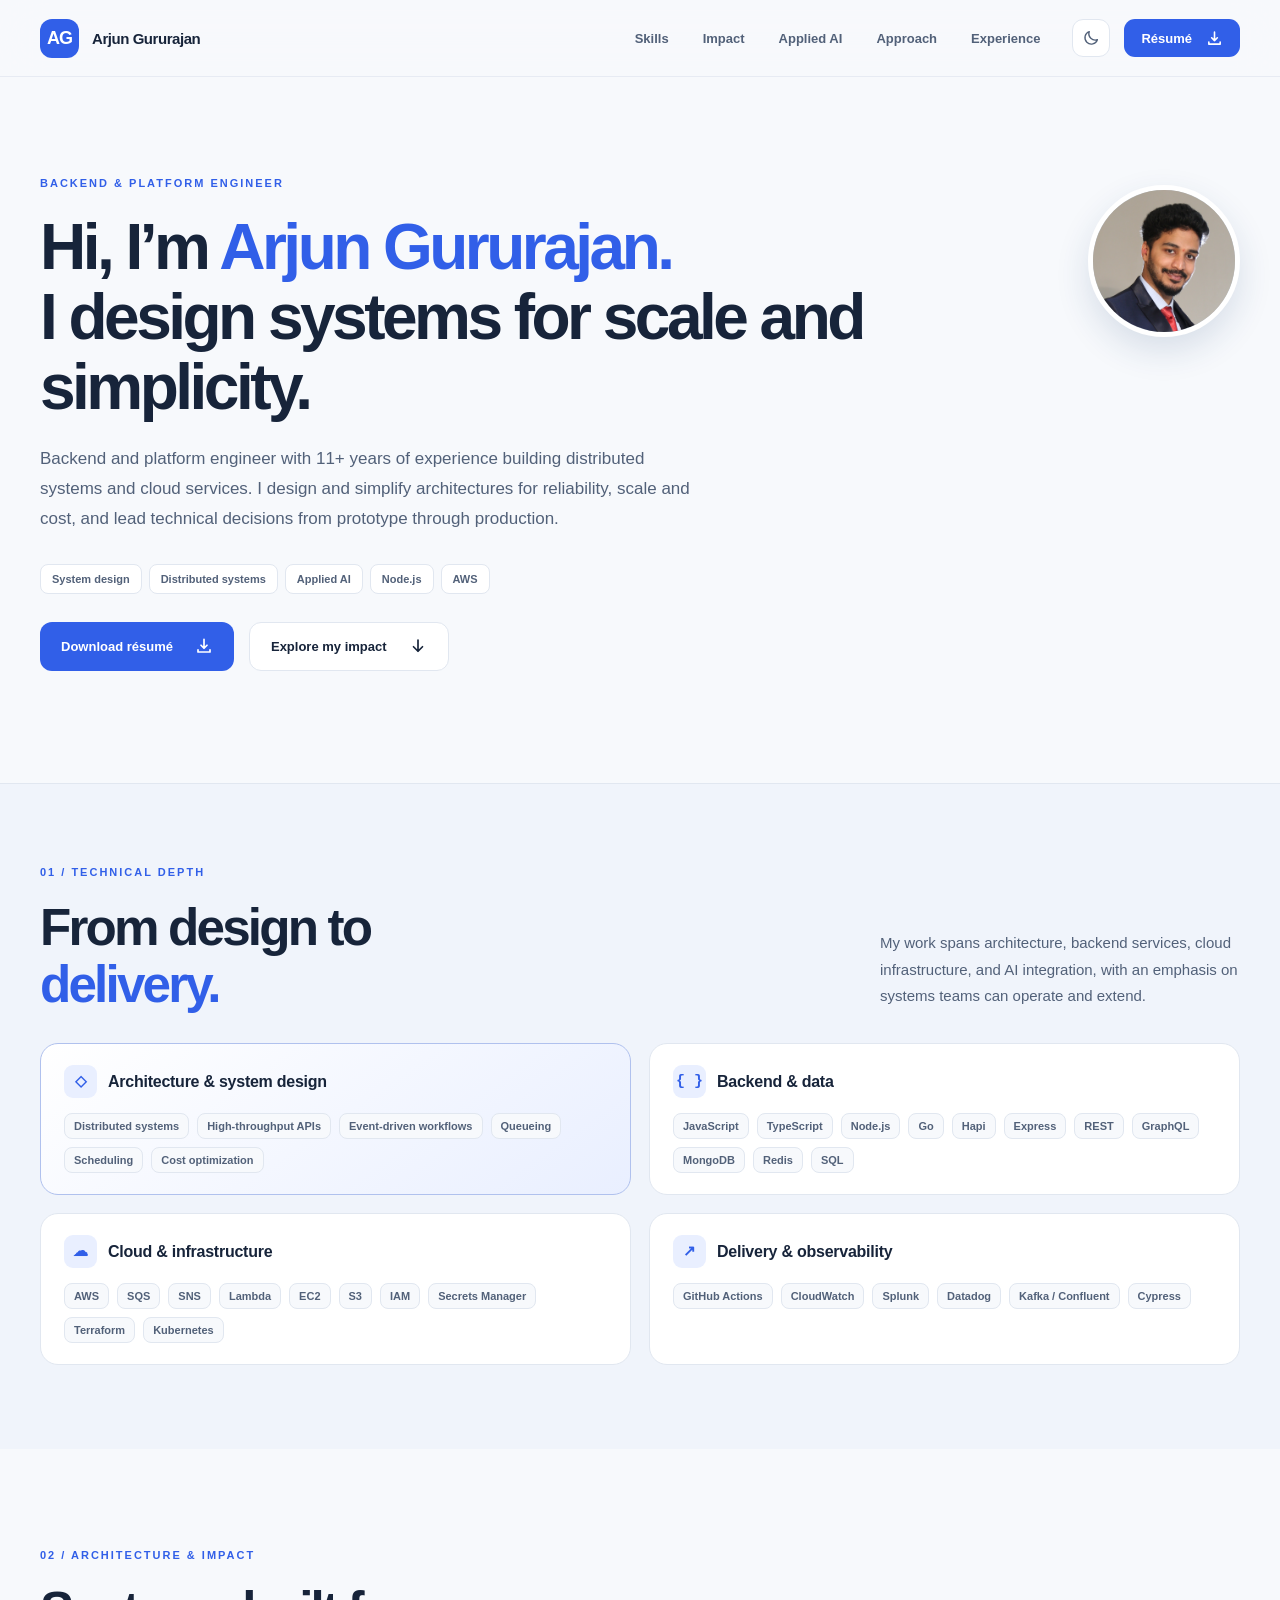
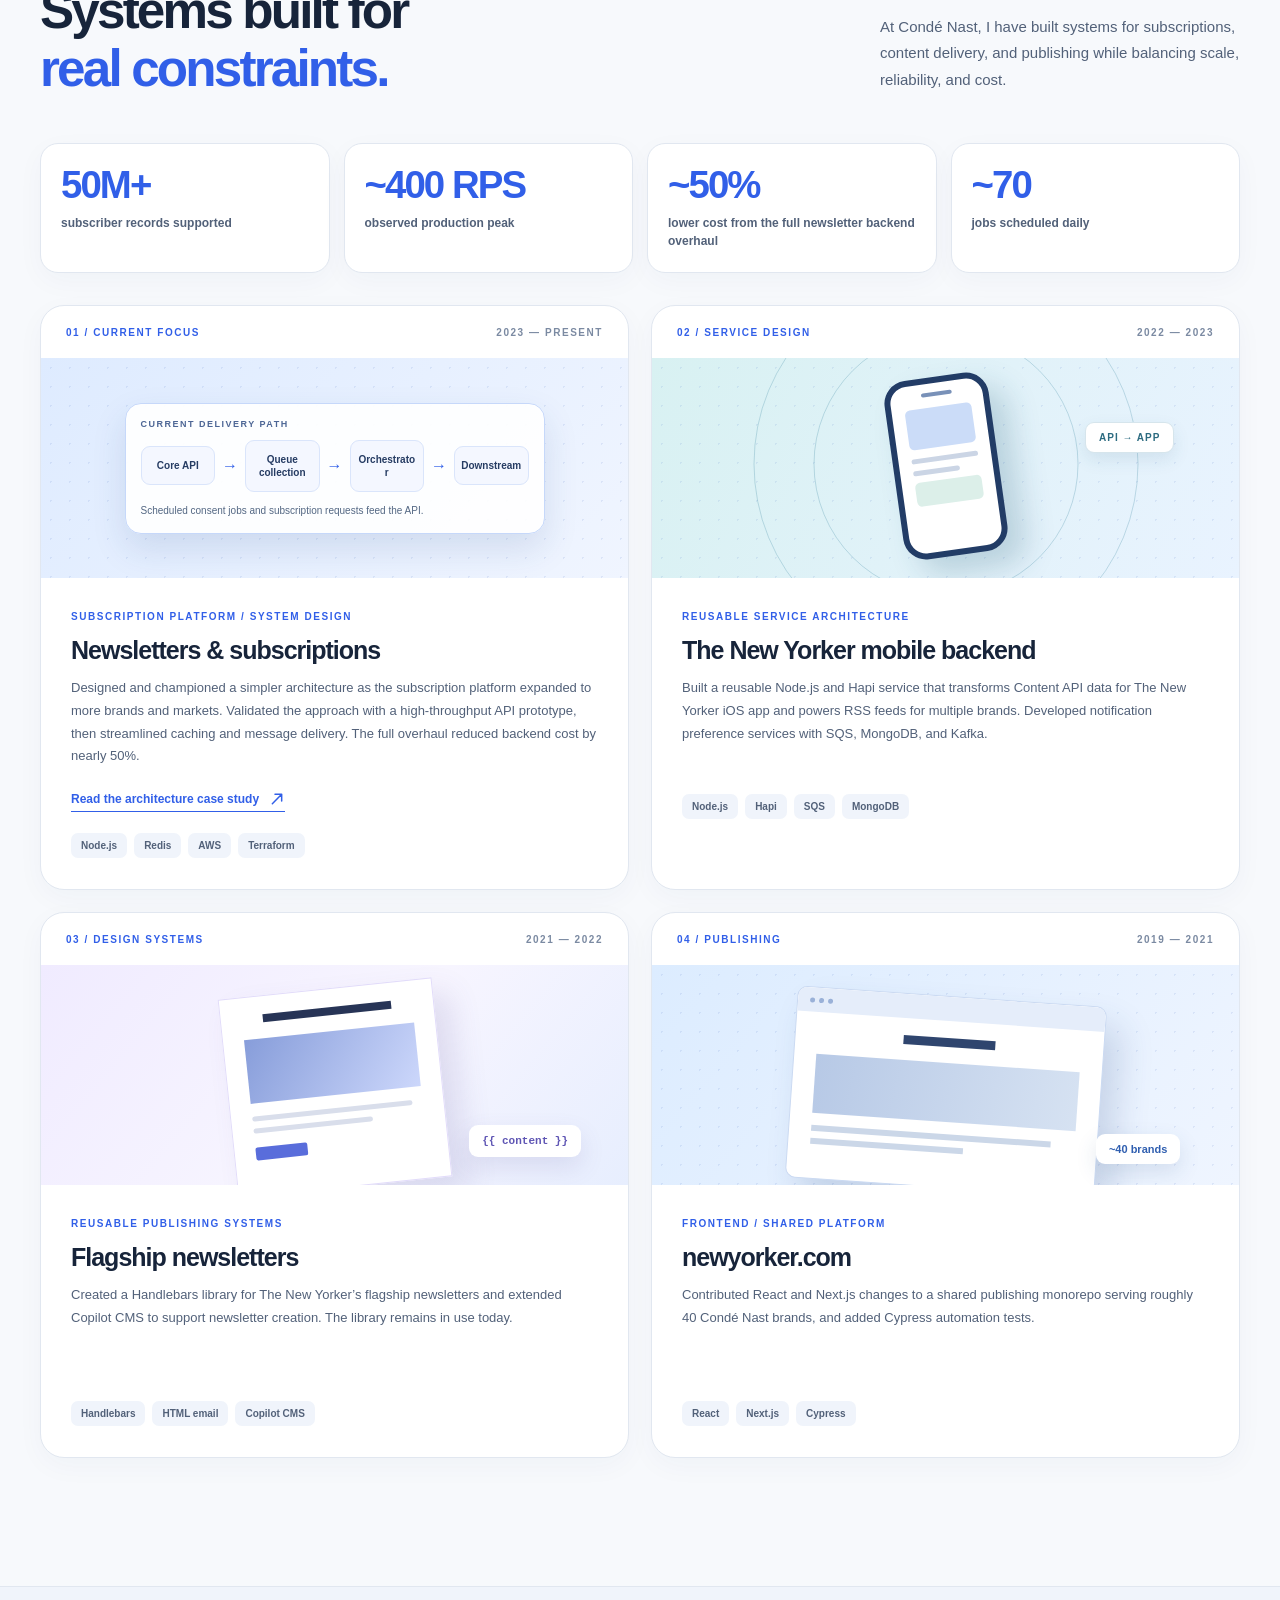
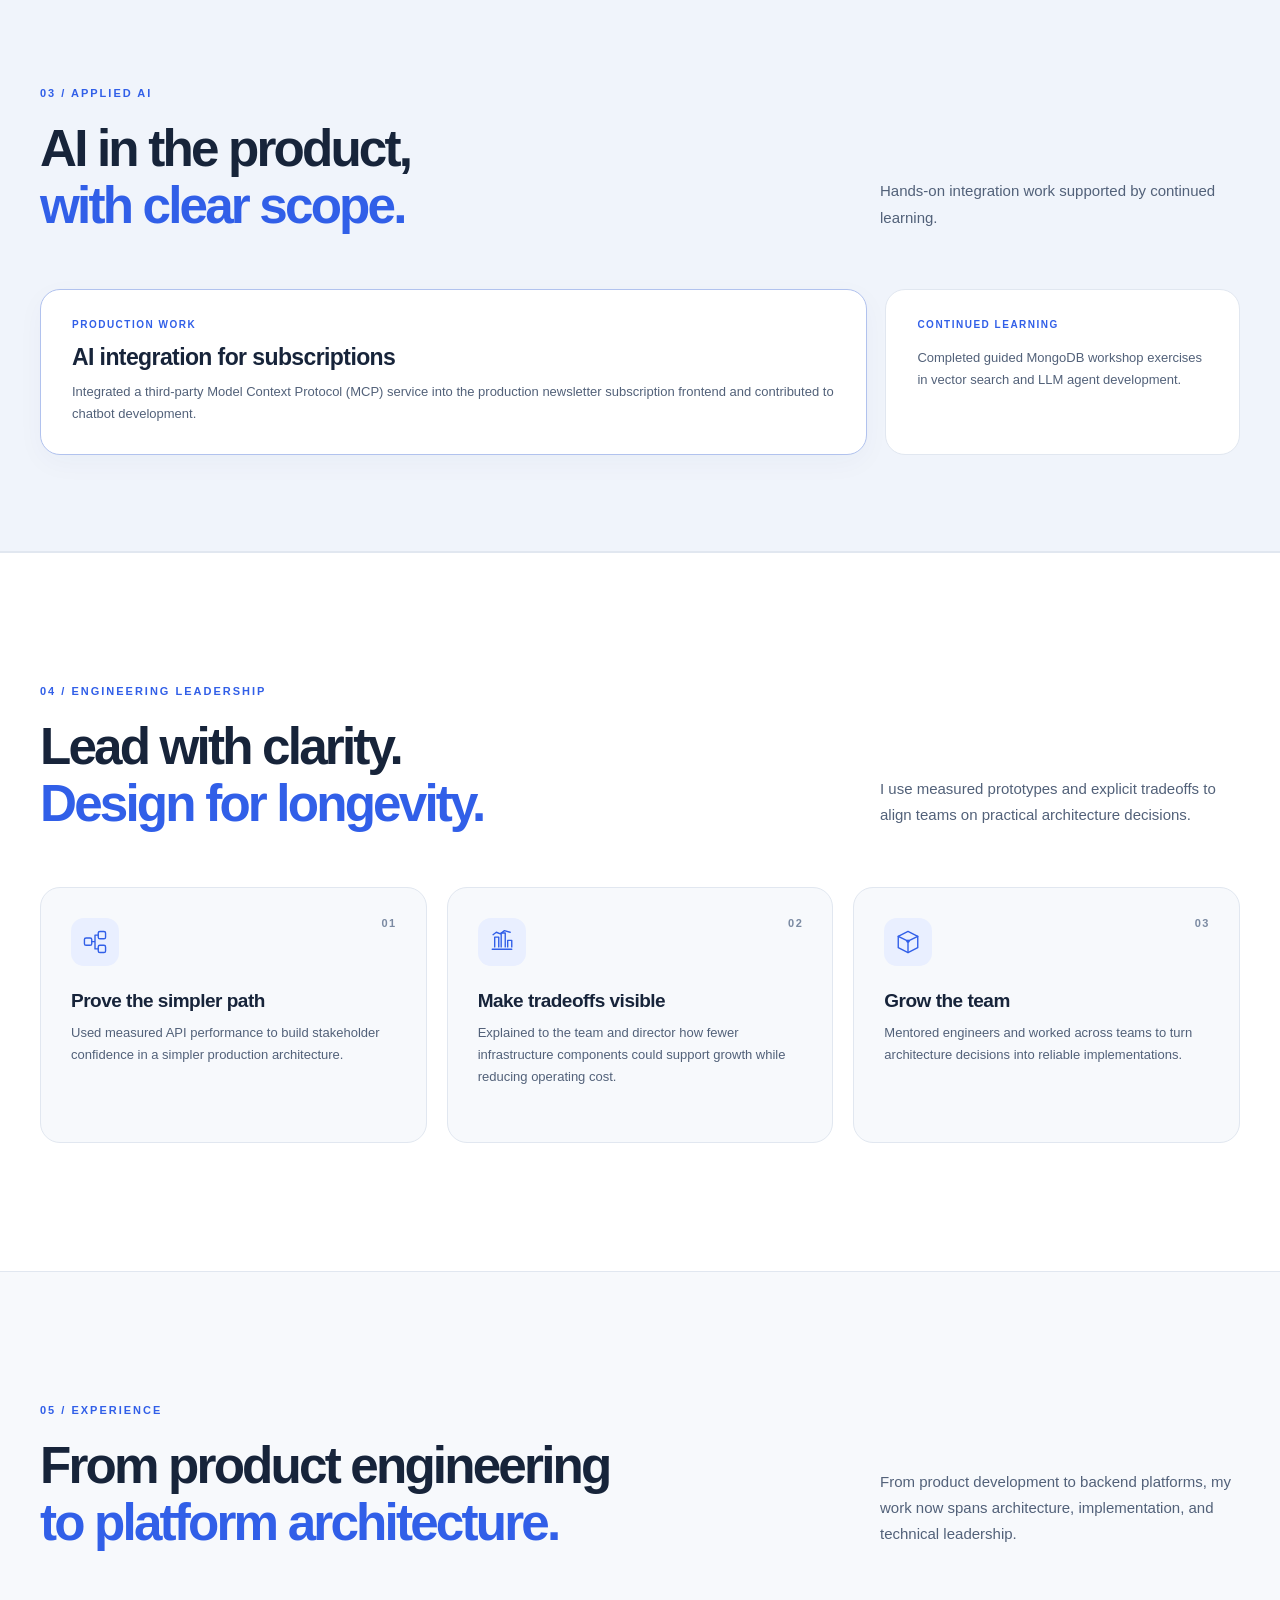
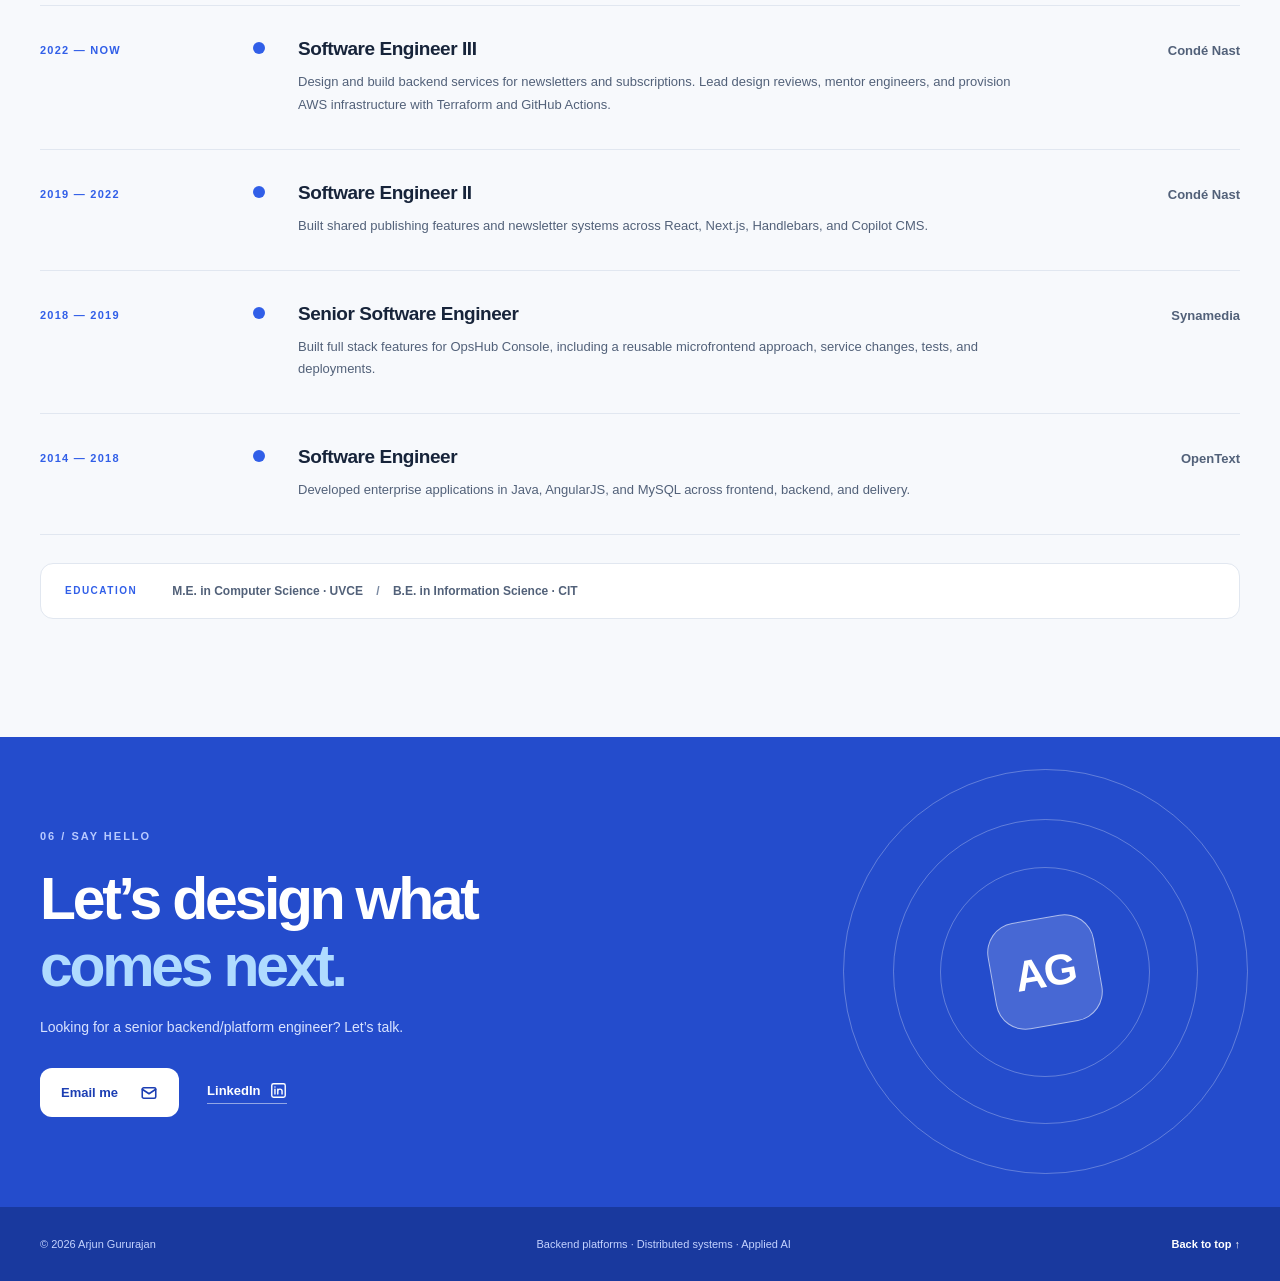
<file: index.html>
<!doctype html>
<html lang="en">
  <head>
    <meta charset="UTF-8" />
    <meta name="viewport" content="width=device-width, initial-scale=1" />
    <meta name="theme-color" content="#f7f9fc" />
    <meta name="description" content="Arjun Gururajan is a backend and platform engineer with 11+ years of experience building distributed systems and cloud services." />
    <link rel="canonical" href="https://guruvibe.dev/" />
    <meta property="og:type" content="website" />
    <meta property="og:url" content="https://guruvibe.dev/" />
    <meta property="og:site_name" content="Arjun Gururajan" />
    <meta property="og:title" content="Arjun Gururajan — Backend &amp; Platform Engineer" />
    <meta property="og:description" content="Backend and platform engineering across distributed systems, cloud services, and architecture decisions." />
    <meta property="og:image" content="https://guruvibe.dev/assets/arjun-gururajan.jpg" />
    <meta property="og:image:type" content="image/jpeg" />
    <meta property="og:image:width" content="1400" />
    <meta property="og:image:height" content="1352" />
    <meta property="og:image:alt" content="Portrait of Arjun Gururajan" />
    <meta name="twitter:card" content="summary" />
    <meta name="twitter:title" content="Arjun Gururajan — Backend &amp; Platform Engineer" />
    <meta name="twitter:description" content="Backend and platform engineering across distributed systems, cloud services, and architecture decisions." />
    <meta name="twitter:image" content="https://guruvibe.dev/assets/arjun-gururajan.jpg" />
    <title>Arjun Gururajan — Backend &amp; Platform Engineer</title>
    <link rel="icon" type="image/jpeg" href="./assets/arjun-gururajan.jpg?v=2" />
    <link rel="stylesheet" href="./styles.css?v=4" />
    <script defer src="./script.js"></script>
  </head>
  <body>
    <div class="scroll-progress" aria-hidden="true"></div>
    <a class="skip-link" href="#main">Skip to content</a>
    <div id="top" class="page-top-anchor" aria-hidden="true"></div>

    <header class="site-header">
      <div class="header-inner shell">
        <a class="brand" href="#top" aria-label="Arjun Gururajan, back to top">
          <span class="brand-mark">AG</span>
          <span class="brand-name">Arjun Gururajan</span>
        </a>

        <nav class="desktop-nav" aria-label="Main navigation">
          <a href="#stack">Skills</a>
          <a href="#work">Impact</a>
          <a href="#ai">Applied AI</a>
          <a href="#approach">Approach</a>
          <a href="#experience">Experience</a>
        </nav>

        <div class="header-actions">
          <button class="icon-button theme-toggle" type="button" aria-label="Switch to dark mode" title="Toggle color theme">
            <svg class="sun-icon" viewBox="0 0 24 24" fill="none" stroke="currentColor" stroke-width="1.8" stroke-linecap="round" stroke-linejoin="round" aria-hidden="true"><circle cx="12" cy="12" r="4"/><path d="M12 2v2m0 16v2M4.93 4.93l1.42 1.42m11.3 11.3 1.42 1.42M2 12h2m16 0h2M4.93 19.07l1.42-1.42m11.3-11.3 1.42-1.42"/></svg>
            <svg class="moon-icon" viewBox="0 0 24 24" fill="none" stroke="currentColor" stroke-width="1.8" stroke-linecap="round" stroke-linejoin="round" aria-hidden="true"><path d="M20.5 14.3A8.5 8.5 0 0 1 9.7 3.5 8.5 8.5 0 1 0 20.5 14.3Z"/></svg>
          </button>
          <a class="header-contact" href="./output/pdf/Arjun_Gururajan_Backend_Platform_Engineer.pdf" download="Arjun_Gururajan_Backend_Platform_Engineer.pdf">Résumé <svg class="action-icon" viewBox="0 0 24 24" fill="none" stroke="currentColor" stroke-width="2.25" stroke-linecap="round" stroke-linejoin="round" aria-hidden="true"><path d="M12 3v12m-4-4 4 4 4-4M4 17v3h16v-3"/></svg></a>
          <button class="icon-button menu-toggle" type="button" aria-label="Open menu" aria-expanded="false" aria-controls="mobile-nav">
            <span></span><span></span>
          </button>
        </div>
      </div>
      <nav class="mobile-nav" id="mobile-nav" aria-label="Mobile navigation" hidden>
        <a href="#stack">Skills</a>
        <a href="#work">Impact</a>
        <a href="#ai">Applied AI</a>
        <a href="#approach">Approach</a>
        <a href="#experience">Experience</a>
        <a href="#contact">Contact</a>
        <a href="./output/pdf/Arjun_Gururajan_Backend_Platform_Engineer.pdf" download="Arjun_Gururajan_Backend_Platform_Engineer.pdf">Download résumé <svg class="action-icon" viewBox="0 0 24 24" fill="none" stroke="currentColor" stroke-width="2.25" stroke-linecap="round" stroke-linejoin="round" aria-hidden="true"><path d="M12 3v12m-4-4 4 4 4-4M4 17v3h16v-3"/></svg></a>
      </nav>
    </header>

    <main id="main">
      <section class="hero shell" aria-labelledby="hero-title">
        <div class="hero-copy reveal">
          <div class="hero-intro"><img class="hero-mobile-avatar" src="./assets/arjun-gururajan.jpg" alt="" width="56" height="56" /><div class="eyebrow">BACKEND &amp; PLATFORM ENGINEER</div></div>
          <h1 id="hero-title">Hi, I’m <em>Arjun Gururajan.</em><br />I design systems for scale and simplicity.</h1>
          <p class="hero-lede">Backend and platform engineer with 11+ years of experience building distributed systems and cloud services. I design and simplify architectures for reliability, scale and cost, and lead technical decisions from prototype through production.</p>
          <div class="hero-skillline" aria-label="Core skills"><span>System design</span><span>Distributed systems</span><span>Applied AI</span><span>Node.js</span><span>AWS</span></div>
          <div class="hero-ctas">
            <a class="button button-primary" href="./output/pdf/Arjun_Gururajan_Backend_Platform_Engineer.pdf" download="Arjun_Gururajan_Backend_Platform_Engineer.pdf">Download résumé <svg class="action-icon" viewBox="0 0 24 24" fill="none" stroke="currentColor" stroke-width="2.25" stroke-linecap="round" stroke-linejoin="round" aria-hidden="true"><path d="M12 3v12m-4-4 4 4 4-4M4 17v3h16v-3"/></svg></a>
            <a class="button button-quiet" href="#work">Explore my impact <svg class="action-icon" viewBox="0 0 24 24" fill="none" stroke="currentColor" stroke-width="2.25" stroke-linecap="round" stroke-linejoin="round" aria-hidden="true"><path d="M12 4v15m-6-6 6 6 6-6"/></svg></a>
          </div>
        </div>

        <div class="portrait-composition reveal"><img class="portrait-thumb" src="./assets/arjun-gururajan.jpg" alt="Portrait of Arjun Gururajan" width="152" height="152" /></div>
      </section>

      <section class="section stack-section" id="stack" aria-labelledby="stack-title"><div class="shell"><div class="section-heading reveal"><div><span class="section-kicker">01 / TECHNICAL DEPTH</span><h2 id="stack-title">From design to<br /><span>delivery.</span></h2></div><p>My work spans architecture, backend services, cloud infrastructure, and AI integration, with an emphasis on systems teams can operate and extend.</p></div>
        <div class="stack-grid">
          <div class="stack-group stack-group-feature reveal"><div class="stack-group-heading"><span class="stack-glyph">◇</span><h3>Architecture &amp; system design</h3></div><div class="skill-list"><span>Distributed systems</span><span>High-throughput APIs</span><span>Event-driven workflows</span><span>Queueing</span><span>Scheduling</span><span>Cost optimization</span></div></div>
          <div class="stack-group reveal"><div class="stack-group-heading"><span class="stack-glyph">{ }</span><h3>Backend &amp; data</h3></div><div class="skill-list"><span>JavaScript</span><span>TypeScript</span><span>Node.js</span><span>Go</span><span>Hapi</span><span>Express</span><span>REST</span><span>GraphQL</span><span>MongoDB</span><span>Redis</span><span>SQL</span></div></div>
          <div class="stack-group reveal"><div class="stack-group-heading"><span class="stack-glyph">☁</span><h3>Cloud &amp; infrastructure</h3></div><div class="skill-list"><span>AWS</span><span>SQS</span><span>SNS</span><span>Lambda</span><span>EC2</span><span>S3</span><span>IAM</span><span>Secrets Manager</span><span>Terraform</span><span>Kubernetes</span></div></div>
          <div class="stack-group reveal"><div class="stack-group-heading"><span class="stack-glyph">↗</span><h3>Delivery &amp; observability</h3></div><div class="skill-list"><span>GitHub Actions</span><span>CloudWatch</span><span>Splunk</span><span>Datadog</span><span>Kafka / Confluent</span><span>Cypress</span></div></div>
        </div>
      </div></section>

      <section class="section shell" id="work" aria-labelledby="work-title">
        <div class="section-heading reveal">
          <div><span class="section-kicker">02 / ARCHITECTURE &amp; IMPACT</span><h2 id="work-title">Systems built for<br /><span>real constraints.</span></h2></div>
          <p>At Condé Nast, I have built systems for subscriptions, content delivery, and publishing while balancing scale, reliability, and cost.</p>
        </div>

        <div class="impact-grid reveal" aria-label="Selected platform outcomes">
          <div class="impact-stat"><strong>50M+</strong><span>subscriber records supported</span></div>
          <div class="impact-stat"><strong>~400 RPS</strong><span>observed production peak</span></div>
          <div class="impact-stat"><strong>~50%</strong><span>lower cost from the full newsletter backend overhaul</span></div>
          <div class="impact-stat"><strong>~70</strong><span>jobs scheduled daily</span></div>
        </div>

        <div class="project-grid">
          <article class="project-card project-feature reveal">
            <div class="card-top"><span class="project-index">01 / CURRENT FOCUS</span><span class="project-period">2023 — PRESENT</span></div>
            <div class="project-visual visual-subscriptions" aria-hidden="true">
              <div class="system-board">
                <div class="system-board-label">Current delivery path</div>
                <div class="system-flow"><span>Core API</span><b>→</b><span>Queue collection</span><b>→</b><span>Orchestrator</span><b>→</b><span>Downstream</span></div>
                <div class="system-board-note">Scheduled consent jobs and subscription requests feed the API.</div>
              </div>
            </div>
            <div class="project-body"><span class="project-type">SUBSCRIPTION PLATFORM / SYSTEM DESIGN</span><h3>Newsletters &amp; subscriptions</h3><p>Designed and championed a simpler architecture as the subscription platform expanded to more brands and markets. Validated the approach with a high-throughput API prototype, then streamlined caching and message delivery. The full overhaul reduced backend cost by nearly 50%.</p><a class="case-link" href="./newsletter-platform.html">Read the architecture case study <svg class="action-icon" viewBox="0 0 24 24" fill="none" stroke="currentColor" stroke-width="2.25" stroke-linecap="round" stroke-linejoin="round" aria-hidden="true"><path d="M5 19 19 5M9 5h10v10"/></svg></a><div class="tag-row"><span>Node.js</span><span>Redis</span><span>AWS</span><span>Terraform</span></div></div>
          </article>

          <article class="project-card reveal">
            <div class="card-top"><span class="project-index">02 / SERVICE DESIGN</span><span class="project-period">2022 — 2023</span></div>
            <div class="project-visual visual-mobile" aria-hidden="true"><div class="phone-outline"><span class="phone-speaker"></span><span class="phone-block"></span><span class="phone-line"></span><span class="phone-line short"></span><span class="phone-block second"></span></div><span class="mobile-orbit orbit-a"></span><span class="mobile-orbit orbit-b"></span><span class="mobile-badge">API → APP</span></div>
            <div class="project-body"><span class="project-type">REUSABLE SERVICE ARCHITECTURE</span><h3>The New Yorker mobile backend</h3><p>Built a reusable Node.js and Hapi service that transforms Content API data for The New Yorker iOS app and powers RSS feeds for multiple brands. Developed notification preference services with SQS, MongoDB, and Kafka.</p><div class="tag-row"><span>Node.js</span><span>Hapi</span><span>SQS</span><span>MongoDB</span></div></div>
          </article>

          <article class="project-card reveal">
            <div class="card-top"><span class="project-index">03 / DESIGN SYSTEMS</span><span class="project-period">2021 — 2022</span></div>
            <div class="project-visual visual-newsletter" aria-hidden="true"><div class="mail-sheet"><span class="mail-masthead"></span><span class="mail-hero"></span><span class="mail-line"></span><span class="mail-line small"></span><span class="mail-button"></span></div><span class="template-code">{{ content }}</span></div>
            <div class="project-body"><span class="project-type">REUSABLE PUBLISHING SYSTEMS</span><h3>Flagship newsletters</h3><p>Created a Handlebars library for The New Yorker’s flagship newsletters and extended Copilot CMS to support newsletter creation. The library remains in use today.</p><div class="tag-row"><span>Handlebars</span><span>HTML email</span><span>Copilot CMS</span></div></div>
          </article>

          <article class="project-card reveal">
            <div class="card-top"><span class="project-index">04 / PUBLISHING</span><span class="project-period">2019 — 2021</span></div>
            <div class="project-visual visual-publishing" aria-hidden="true"><div class="browser-window"><div class="browser-bar"><i></i><i></i><i></i></div><div class="browser-inner"><span class="browser-head"></span><span class="browser-feature"></span><span class="browser-copy"></span><span class="browser-copy small"></span></div></div><span class="brand-pill">~40 brands</span></div>
            <div class="project-body"><span class="project-type">FRONTEND / SHARED PLATFORM</span><h3>newyorker.com</h3><p>Contributed React and Next.js changes to a shared publishing monorepo serving roughly 40 Condé Nast brands, and added Cypress automation tests.</p><div class="tag-row"><span>React</span><span>Next.js</span><span>Cypress</span></div></div>
          </article>
        </div>
      </section>

      <section class="section ai-section" id="ai" aria-labelledby="ai-title">
        <div class="shell">
          <div class="section-heading reveal"><div><span class="section-kicker">03 / APPLIED AI</span><h2 id="ai-title">AI in the product,<br /><span>with clear scope.</span></h2></div><p>Hands-on integration work supported by continued learning.</p></div>
          <div class="ai-work-grid">
            <article class="ai-work-card reveal"><span class="ai-work-label">PRODUCTION WORK</span><h3>AI integration for subscriptions</h3><p>Integrated a third-party Model Context Protocol (MCP) service into the production newsletter subscription frontend and contributed to chatbot development.</p></article>
            <aside class="ai-learning-note reveal"><span class="ai-work-label">CONTINUED LEARNING</span><p>Completed guided MongoDB workshop exercises in vector search and LLM agent development.</p></aside>
          </div>
        </div>
      </section>

      <section class="section approach-section" id="approach" aria-labelledby="approach-title">
        <div class="shell">
          <div class="section-heading reveal"><div><span class="section-kicker">04 / ENGINEERING LEADERSHIP</span><h2 id="approach-title">Lead with clarity.<br /><span>Design for longevity.</span></h2></div><p>I use measured prototypes and explicit tradeoffs to align teams on practical architecture decisions.</p></div>
          <div class="principle-grid">
            <article class="principle-card reveal"><span class="principle-number">01</span><div class="principle-icon"><svg viewBox="0 0 32 32" fill="none" stroke="currentColor" stroke-width="1.7" stroke-linecap="round" stroke-linejoin="round" aria-hidden="true"><rect x="3" y="11" width="9" height="9" rx="2"/><rect x="20" y="3" width="9" height="9" rx="2"/><rect x="20" y="20" width="9" height="9" rx="2"/><path d="M12 15.5h4V7.5h4M16 15.5v9h4"/></svg></div><h3>Prove the simpler path</h3><p>Used measured API performance to build stakeholder confidence in a simpler production architecture.</p></article>
            <article class="principle-card reveal"><span class="principle-number">02</span><div class="principle-icon"><svg viewBox="0 0 32 32" fill="none" stroke="currentColor" stroke-width="1.7" stroke-linecap="round" stroke-linejoin="round" aria-hidden="true"><path d="M4 25h24M7 22V10h5v12m3 0V5h5v17m3 0v-8h5v8"/><path d="m5 7 4-3 5 2 5-4 7 2"/></svg></div><h3>Make tradeoffs visible</h3><p>Explained to the team and director how fewer infrastructure components could support growth while reducing operating cost.</p></article>
            <article class="principle-card reveal"><span class="principle-number">03</span><div class="principle-icon"><svg viewBox="0 0 32 32" fill="none" stroke="currentColor" stroke-width="1.7" stroke-linecap="round" stroke-linejoin="round" aria-hidden="true"><path d="M16 3 28 9v14l-12 6L4 23V9l12-6Z"/><path d="m4 9 12 6 12-6M16 15v14"/><circle cx="16" cy="15" r="2" fill="currentColor" stroke="none"/></svg></div><h3>Grow the team</h3><p>Mentored engineers and worked across teams to turn architecture decisions into reliable implementations.</p></article>
          </div>
        </div>
      </section>

      <section class="section shell experience-section" id="experience" aria-labelledby="experience-title">
        <div class="section-heading reveal"><div><span class="section-kicker">05 / EXPERIENCE</span><h2 id="experience-title">From product engineering<br /><span>to platform architecture.</span></h2></div><p>From product development to backend platforms, my work now spans architecture, implementation, and technical leadership.</p></div>
        <div class="timeline">
          <article class="timeline-item reveal"><div class="timeline-date">2022 — NOW</div><div class="timeline-marker"></div><div class="timeline-content"><div class="timeline-title"><h3>Software Engineer III</h3><span>Condé Nast</span></div><p>Design and build backend services for newsletters and subscriptions. Lead design reviews, mentor engineers, and provision AWS infrastructure with Terraform and GitHub Actions.</p></div></article>
          <article class="timeline-item reveal"><div class="timeline-date">2019 — 2022</div><div class="timeline-marker"></div><div class="timeline-content"><div class="timeline-title"><h3>Software Engineer II</h3><span>Condé Nast</span></div><p>Built shared publishing features and newsletter systems across React, Next.js, Handlebars, and Copilot CMS.</p></div></article>
          <article class="timeline-item reveal"><div class="timeline-date">2018 — 2019</div><div class="timeline-marker"></div><div class="timeline-content"><div class="timeline-title"><h3>Senior Software Engineer</h3><span>Synamedia</span></div><p>Built full stack features for OpsHub Console, including a reusable microfrontend approach, service changes, tests, and deployments.</p></div></article>
          <article class="timeline-item reveal"><div class="timeline-date">2014 — 2018</div><div class="timeline-marker"></div><div class="timeline-content"><div class="timeline-title"><h3>Software Engineer</h3><span>OpenText</span></div><p>Developed enterprise applications in Java, AngularJS, and MySQL across frontend, backend, and delivery.</p></div></article>
        </div>
        <div class="education-note reveal"><span>EDUCATION</span><p>M.E. in Computer Science · UVCE <span aria-hidden="true">/</span> B.E. in Information Science · CIT</p></div>
      </section>



      <section class="contact-section" id="contact" aria-labelledby="contact-title"><div class="shell contact-inner"><div class="contact-copy reveal"><span class="section-kicker">06 / SAY HELLO</span><h2 id="contact-title">Let’s design what<br /><em>comes next.</em></h2><p>Looking for a senior backend/platform engineer? Let’s talk.</p><div class="contact-actions"><a class="button button-light" href="mailto:nag9209@gmail.com?subject=Hello%20Arjun">Email me <svg class="action-icon" viewBox="0 0 24 24" fill="none" stroke="currentColor" stroke-width="2.1" stroke-linecap="round" stroke-linejoin="round" aria-hidden="true"><rect x="3" y="5" width="18" height="14" rx="2"/><path d="m3 7 9 6 9-6"/></svg></a><a class="contact-link" href="https://www.linkedin.com/in/arjun-gururajan/" target="_blank" rel="noopener noreferrer">LinkedIn <svg class="action-icon" viewBox="0 0 24 24" fill="none" stroke="currentColor" stroke-width="2" stroke-linecap="round" stroke-linejoin="round" aria-hidden="true"><rect x="2.5" y="2.5" width="19" height="19" rx="2.5"/><circle cx="7" cy="7" r="1" fill="currentColor" stroke="none"/><path d="M7 10v7m4 0v-7m0 3a3 3 0 0 1 6 0v4"/></svg></a></div></div><div class="contact-graphic reveal" aria-hidden="true"><span class="graphic-ring ring-one"></span><span class="graphic-ring ring-two"></span><span class="graphic-ring ring-three"></span><span class="graphic-center">AG</span></div></div></section>
    </main>

    <footer class="site-footer"><div class="shell footer-inner"><p>© <span id="year">2026</span> Arjun Gururajan</p><span>Backend platforms · Distributed systems · Applied AI</span><a href="#top">Back to top ↑</a></div></footer>
  </body>
</html>
</file>
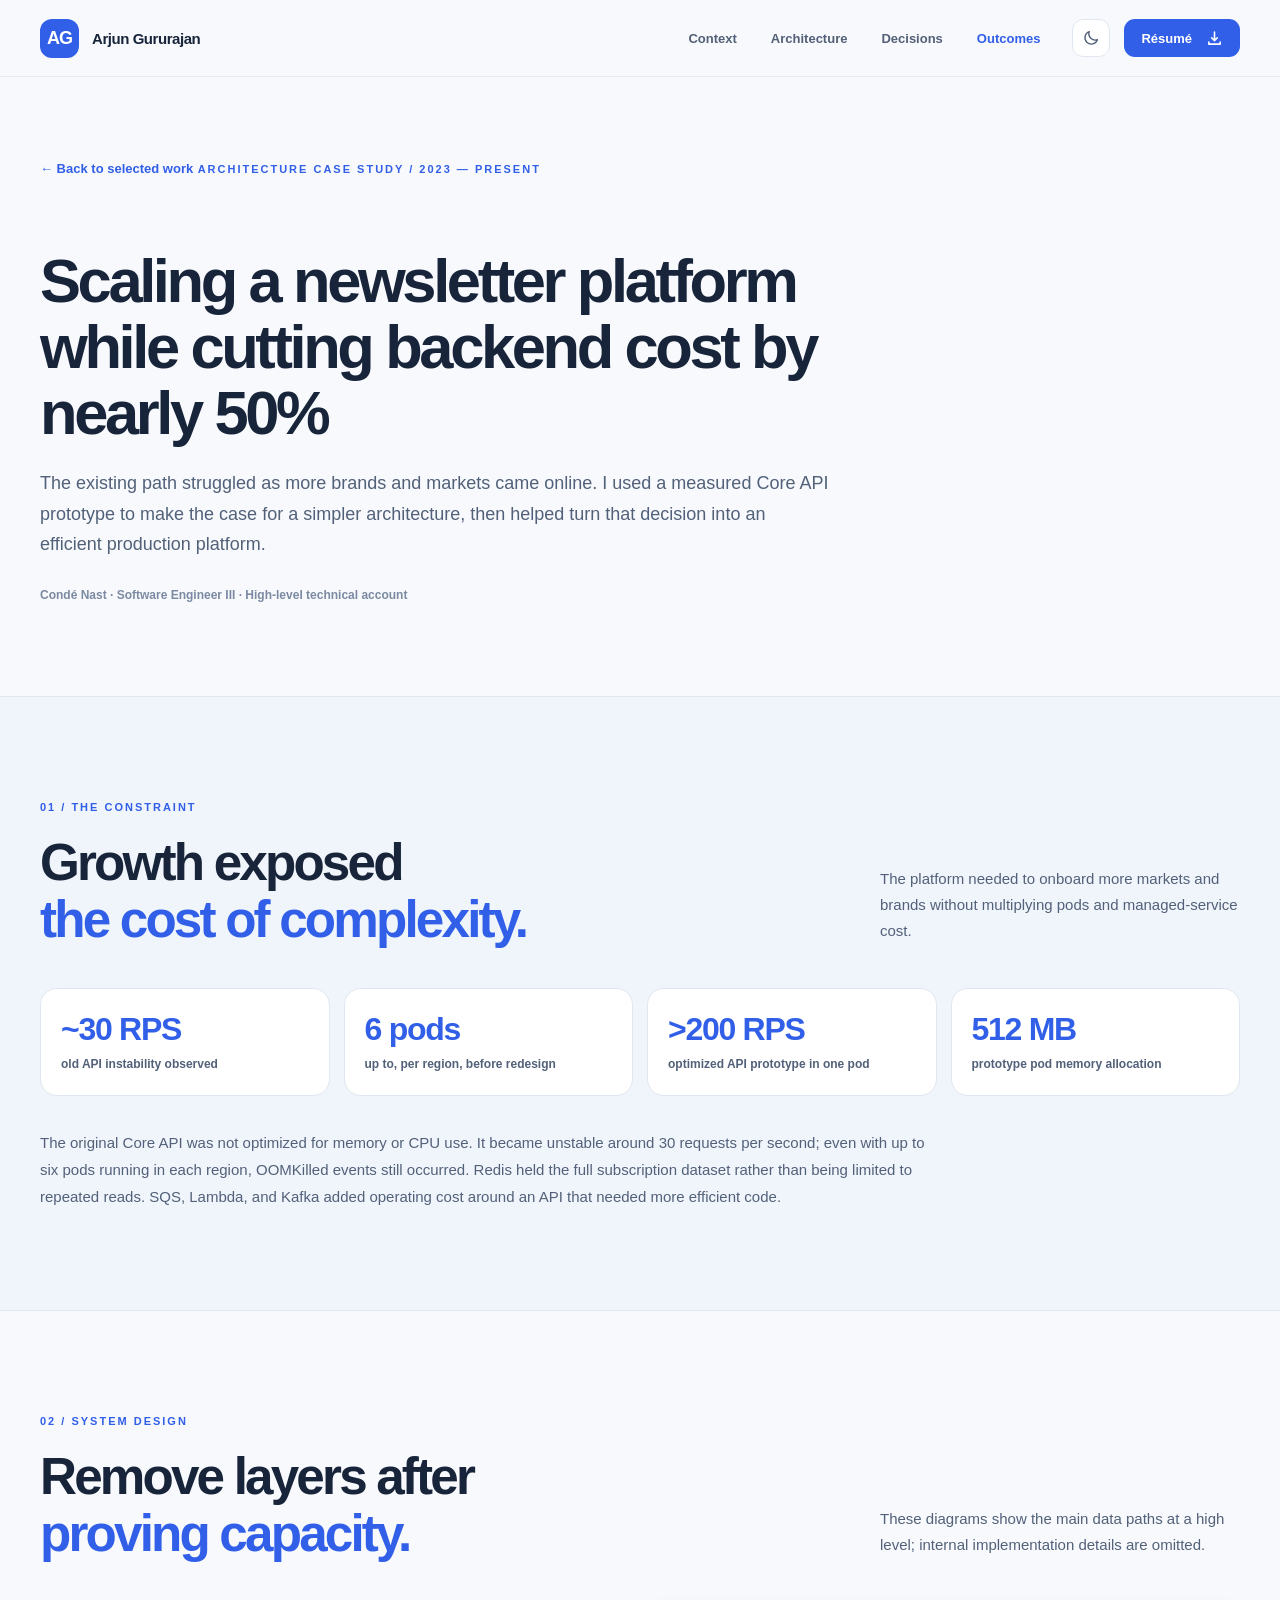
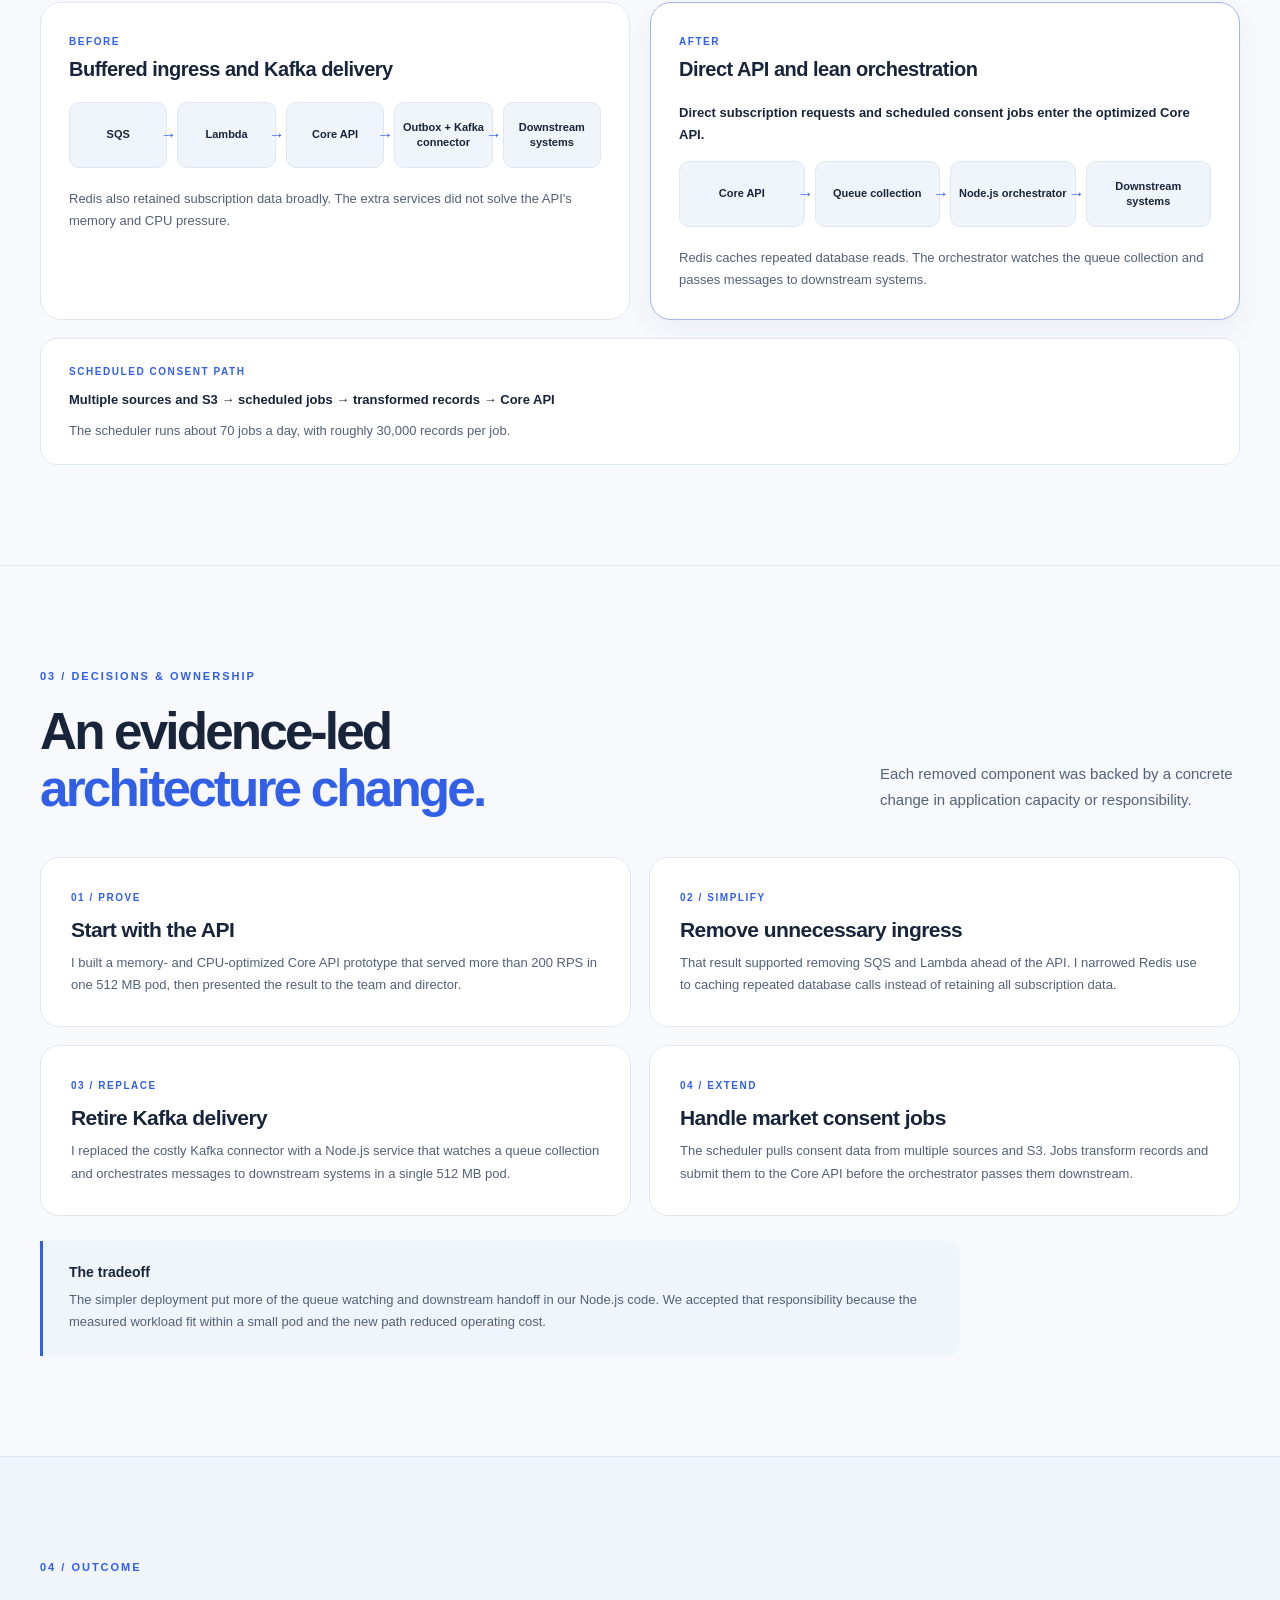
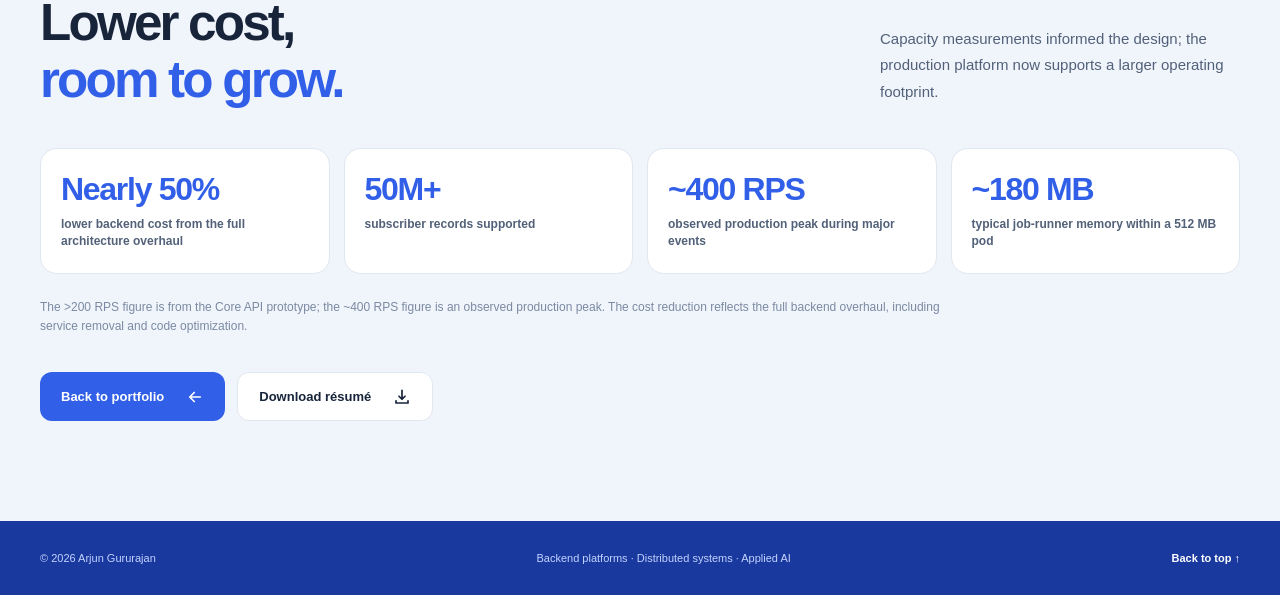
<file: newsletter-platform.html>
<!doctype html>
<html lang="en">
  <head>
    <meta charset="UTF-8" />
    <meta name="viewport" content="width=device-width, initial-scale=1" />
    <meta name="theme-color" content="#f7f9fc" />
    <meta name="description" content="How Arjun Gururajan scaled a newsletter platform while cutting backend cost by nearly 50%, including the measurements and architecture tradeoffs." />
    <link rel="canonical" href="https://guruvibe.dev/newsletter-platform.html" />
    <meta property="og:type" content="article" />
    <meta property="og:url" content="https://guruvibe.dev/newsletter-platform.html" />
    <meta property="og:title" content="Scaling a newsletter platform while cutting backend cost by nearly 50% — Arjun Gururajan" />
    <meta property="og:description" content="A measured Core API redesign, a leaner delivery path, and the tradeoffs behind nearly 50% lower backend cost." />
    <meta property="og:image" content="https://guruvibe.dev/assets/arjun-gururajan.jpg" />
    <meta property="og:image:alt" content="Portrait of Arjun Gururajan" />
    <meta name="twitter:card" content="summary" />
    <meta name="twitter:title" content="Scaling a newsletter platform while cutting backend cost by nearly 50% — Arjun Gururajan" />
    <meta name="twitter:description" content="A measured Core API redesign, a leaner delivery path, and the tradeoffs behind nearly 50% lower backend cost." />
    <meta name="twitter:image" content="https://guruvibe.dev/assets/arjun-gururajan.jpg" />
    <title>Scaling a newsletter platform while cutting backend cost by nearly 50% — Arjun Gururajan</title>
    <link rel="icon" type="image/jpeg" href="./assets/arjun-gururajan.jpg?v=2" />
    <link rel="stylesheet" href="./styles.css?v=4" />
    <script defer src="./script.js"></script>
  </head>
  <body class="case-page">
    <div class="scroll-progress" aria-hidden="true"></div>
    <a class="skip-link" href="#main">Skip to content</a>
    <div id="top" class="page-top-anchor" aria-hidden="true"></div>

    <header class="site-header">
      <div class="header-inner shell">
        <a class="brand" href="./index.html#top" aria-label="Arjun Gururajan, portfolio home"><span class="brand-mark">AG</span><span class="brand-name">Arjun Gururajan</span></a>
        <nav class="desktop-nav" aria-label="Case study navigation"><a href="#context">Context</a><a href="#architecture">Architecture</a><a href="#decisions">Decisions</a><a href="#outcomes">Outcomes</a></nav>
        <div class="header-actions">
          <button class="icon-button theme-toggle" type="button" aria-label="Switch to dark mode" title="Toggle color theme"><svg class="sun-icon" viewBox="0 0 24 24" fill="none" stroke="currentColor" stroke-width="1.8" stroke-linecap="round" stroke-linejoin="round" aria-hidden="true"><circle cx="12" cy="12" r="4"/><path d="M12 2v2m0 16v2M4.93 4.93l1.42 1.42m11.3 11.3 1.42 1.42M2 12h2m16 0h2M4.93 19.07l1.42-1.42m11.3-11.3 1.42-1.42"/></svg><svg class="moon-icon" viewBox="0 0 24 24" fill="none" stroke="currentColor" stroke-width="1.8" stroke-linecap="round" stroke-linejoin="round" aria-hidden="true"><path d="M20.5 14.3A8.5 8.5 0 0 1 9.7 3.5 8.5 8.5 0 1 0 20.5 14.3Z"/></svg></button>
          <a class="header-contact" href="./output/pdf/Arjun_Gururajan_Backend_Platform_Engineer.pdf" download="Arjun_Gururajan_Backend_Platform_Engineer.pdf">Résumé <svg class="action-icon" viewBox="0 0 24 24" fill="none" stroke="currentColor" stroke-width="2.25" stroke-linecap="round" stroke-linejoin="round" aria-hidden="true"><path d="M12 3v12m-4-4 4 4 4-4M4 17v3h16v-3"/></svg></a>
          <button class="icon-button menu-toggle" type="button" aria-label="Open menu" aria-expanded="false" aria-controls="mobile-nav"><span></span><span></span></button>
        </div>
      </div>
      <nav class="mobile-nav" id="mobile-nav" aria-label="Mobile case study navigation" hidden><a href="#context">Context</a><a href="#architecture">Architecture</a><a href="#decisions">Decisions</a><a href="#outcomes">Outcomes</a><a href="./index.html#work">Portfolio home</a><a href="./output/pdf/Arjun_Gururajan_Backend_Platform_Engineer.pdf" download="Arjun_Gururajan_Backend_Platform_Engineer.pdf">Download résumé <svg class="action-icon" viewBox="0 0 24 24" fill="none" stroke="currentColor" stroke-width="2.25" stroke-linecap="round" stroke-linejoin="round" aria-hidden="true"><path d="M12 3v12m-4-4 4 4 4-4M4 17v3h16v-3"/></svg></a></nav>
    </header>

    <main id="main">
      <section class="case-hero shell" aria-labelledby="case-title">
        <a class="case-back" href="./index.html#work">← Back to selected work</a>
        <span class="section-kicker">ARCHITECTURE CASE STUDY / 2023 — PRESENT</span>
        <h1 id="case-title">Scaling a newsletter platform while cutting backend cost by nearly 50%</h1>
        <p class="case-lede">The existing path struggled as more brands and markets came online. I used a measured Core API prototype to make the case for a simpler architecture, then helped turn that decision into an efficient production platform.</p>
        <p class="case-context-line">Condé Nast · Software Engineer III · High-level technical account</p>
      </section>

      <section class="case-section case-context-section" id="context" aria-labelledby="context-title"><div class="shell">
        <div class="section-heading reveal"><div><span class="section-kicker">01 / THE CONSTRAINT</span><h2 id="context-title">Growth exposed<br /><span>the cost of complexity.</span></h2></div><p>The platform needed to onboard more markets and brands without multiplying pods and managed-service cost.</p></div>
        <div class="case-facts reveal" aria-label="Architecture context"><div><strong>~30 RPS</strong><span>old API instability observed</span></div><div><strong>6 pods</strong><span>up to, per region, before redesign</span></div><div><strong>&gt;200 RPS</strong><span>optimized API prototype in one pod</span></div><div><strong>512 MB</strong><span>prototype pod memory allocation</span></div></div>
        <p class="case-copy reveal">The original Core API was not optimized for memory or CPU use. It became unstable around 30 requests per second; even with up to six pods running in each region, OOMKilled events still occurred. Redis held the full subscription dataset rather than being limited to repeated reads. SQS, Lambda, and Kafka added operating cost around an API that needed more efficient code.</p>
      </div></section>

      <section class="case-section case-architecture-section" id="architecture" aria-labelledby="architecture-title"><div class="shell">
        <div class="section-heading reveal"><div><span class="section-kicker">02 / SYSTEM DESIGN</span><h2 id="architecture-title">Remove layers after<br /><span>proving capacity.</span></h2></div><p>These diagrams show the main data paths at a high level; internal implementation details are omitted.</p></div>
        <div class="architecture-comparison">
          <article class="architecture-panel reveal"><div class="architecture-panel-head"><span>BEFORE</span><h3>Buffered ingress and Kafka delivery</h3></div><ol class="architecture-flow"><li>SQS</li><li>Lambda</li><li>Core API</li><li>Outbox + Kafka connector</li><li>Downstream systems</li></ol><p>Redis also retained subscription data broadly. The extra services did not solve the API's memory and CPU pressure.</p></article>
          <article class="architecture-panel architecture-panel-after reveal"><div class="architecture-panel-head"><span>AFTER</span><h3>Direct API and lean orchestration</h3></div><p class="flow-intake">Direct subscription requests and scheduled consent jobs enter the optimized Core API.</p><ol class="architecture-flow"><li>Core API</li><li>Queue collection</li><li>Node.js orchestrator</li><li>Downstream systems</li></ol><p>Redis caches repeated database reads. The orchestrator watches the queue collection and passes messages to downstream systems.</p></article>
        </div>
        <div class="scheduler-path reveal"><span class="scheduler-path-label">SCHEDULED CONSENT PATH</span><p>Multiple sources and S3 → scheduled jobs → transformed records → Core API</p><p>The scheduler runs about 70 jobs a day, with roughly 30,000 records per job.</p></div>
      </div></section>

      <section class="case-section" id="decisions" aria-labelledby="decisions-title"><div class="shell">
        <div class="section-heading reveal"><div><span class="section-kicker">03 / DECISIONS &amp; OWNERSHIP</span><h2 id="decisions-title">An evidence-led<br /><span>architecture change.</span></h2></div><p>Each removed component was backed by a concrete change in application capacity or responsibility.</p></div>
        <div class="decision-grid">
          <article class="decision-card reveal"><span>01 / PROVE</span><h3>Start with the API</h3><p>I built a memory- and CPU-optimized Core API prototype that served more than 200 RPS in one 512 MB pod, then presented the result to the team and director.</p></article>
          <article class="decision-card reveal"><span>02 / SIMPLIFY</span><h3>Remove unnecessary ingress</h3><p>That result supported removing SQS and Lambda ahead of the API. I narrowed Redis use to caching repeated database calls instead of retaining all subscription data.</p></article>
          <article class="decision-card reveal"><span>03 / REPLACE</span><h3>Retire Kafka delivery</h3><p>I replaced the costly Kafka connector with a Node.js service that watches a queue collection and orchestrates messages to downstream systems in a single 512 MB pod.</p></article>
          <article class="decision-card reveal"><span>04 / EXTEND</span><h3>Handle market consent jobs</h3><p>The scheduler pulls consent data from multiple sources and S3. Jobs transform records and submit them to the Core API before the orchestrator passes them downstream.</p></article>
        </div>
        <div class="tradeoff-note reveal"><strong>The tradeoff</strong><p>The simpler deployment put more of the queue watching and downstream handoff in our Node.js code. We accepted that responsibility because the measured workload fit within a small pod and the new path reduced operating cost.</p></div>
      </div></section>

      <section class="case-section case-outcomes-section" id="outcomes" aria-labelledby="outcomes-title"><div class="shell">
        <div class="section-heading reveal"><div><span class="section-kicker">04 / OUTCOME</span><h2 id="outcomes-title">Lower cost,<br /><span>room to grow.</span></h2></div><p>Capacity measurements informed the design; the production platform now supports a larger operating footprint.</p></div>
        <div class="outcome-grid reveal"><div><strong>Nearly 50%</strong><span>lower backend cost from the full architecture overhaul</span></div><div><strong>50M+</strong><span>subscriber records supported</span></div><div><strong>~400 RPS</strong><span>observed production peak during major events</span></div><div><strong>~180 MB</strong><span>typical job-runner memory within a 512 MB pod</span></div></div>
        <p class="case-qualification reveal">The &gt;200 RPS figure is from the Core API prototype; the ~400 RPS figure is an observed production peak. The cost reduction reflects the full backend overhaul, including service removal and code optimization.</p>
        <div class="case-end-actions"><a class="button button-primary" href="./index.html#work">Back to portfolio <svg class="action-icon" viewBox="0 0 24 24" fill="none" stroke="currentColor" stroke-width="2.25" stroke-linecap="round" stroke-linejoin="round" aria-hidden="true"><path d="M19 12H5m6-6-6 6 6 6"/></svg></a><a class="button button-quiet" href="./output/pdf/Arjun_Gururajan_Backend_Platform_Engineer.pdf" download="Arjun_Gururajan_Backend_Platform_Engineer.pdf">Download résumé <svg class="action-icon" viewBox="0 0 24 24" fill="none" stroke="currentColor" stroke-width="2.25" stroke-linecap="round" stroke-linejoin="round" aria-hidden="true"><path d="M12 3v12m-4-4 4 4 4-4M4 17v3h16v-3"/></svg></a></div>
      </div></section>
    </main>

    <footer class="site-footer"><div class="shell footer-inner"><p>© <span id="year">2026</span> Arjun Gururajan</p><span>Backend platforms · Distributed systems · Applied AI</span><a href="#top">Back to top ↑</a></div></footer>
  </body>
</html>
</file>
<file: styles.css>
:root{color-scheme:light;--bg:#f7f9fc;--surface:#fff;--surface-muted:#f0f4fb;--text:#17243a;--text-soft:#526179;--text-faint:#7b8aa2;--line:#e1e7f0;--blue:#315fe8;--blue-dark:#214ac6;--blue-pale:#e9efff;--cyan:#28b7c8;--shadow:0 18px 48px rgba(31,54,106,.07);--shadow-hover:0 24px 60px rgba(31,54,106,.12);--radius:24px;--header:76px}
html[data-theme="dark"]{color-scheme:dark;--bg:#0d1423;--surface:#141f32;--surface-muted:#1b2940;--text:#edf3ff;--text-soft:#afbdd4;--text-faint:#7e91b0;--line:#2a3a53;--blue:#84a2ff;--blue-dark:#a9bdff;--blue-pale:#26395c;--cyan:#60d7de;--shadow:0 18px 48px rgba(0,0,0,.17);--shadow-hover:0 24px 60px rgba(0,0,0,.26)}
*{box-sizing:border-box}html{scroll-behavior:smooth;scroll-padding-top:calc(var(--header) + 28px)}body{margin:0;background:var(--bg);color:var(--text);font-family:Inter,"SF Pro Display","Segoe UI",Arial,sans-serif;-webkit-font-smoothing:antialiased;text-rendering:optimizeLegibility}button,a{font:inherit}button{cursor:pointer}a{color:inherit;text-decoration:none}svg{display:block}::selection{background:#a9c0ff;color:#102653}.shell{width:min(100% - 72px,1200px);margin-inline:auto}.skip-link{position:fixed;top:-80px;left:20px;z-index:30;padding:12px 18px;background:var(--blue);color:#fff;border-radius:12px}.skip-link:focus{top:14px}.scroll-progress{position:fixed;z-index:30;top:0;left:0;height:3px;width:0;background:linear-gradient(90deg,var(--blue),var(--cyan));pointer-events:none}
.page-top-anchor{position:absolute;top:0;left:0;width:1px;height:1px;pointer-events:none}
a:focus-visible,button:focus-visible{outline:3px solid var(--blue);outline-offset:4px}
.contact-section a:focus-visible,.site-footer a:focus-visible{outline-color:#fff}

/* Navigation */
.site-header{position:sticky;top:0;z-index:20;background:color-mix(in srgb,var(--bg) 88%,transparent);backdrop-filter:blur(20px);-webkit-backdrop-filter:blur(20px);border-bottom:1px solid color-mix(in srgb,var(--line) 72%,transparent)}.header-inner{height:var(--header);display:flex;align-items:center;justify-content:space-between;gap:32px}.brand{display:inline-flex;align-items:center;gap:13px;white-space:nowrap}.brand-mark{display:grid;place-items:center;width:39px;height:39px;background:var(--blue);border-radius:12px;color:#fff;font-size:20px;font-weight:800;letter-spacing:-2px;padding-right:2px}.brand-dot{color:#b9caff}.brand-name{font-size:15px;font-weight:760;letter-spacing:-.45px}.desktop-nav{display:flex;align-items:center;gap:34px;margin-left:auto}.desktop-nav a{font-size:13px;font-weight:650;color:var(--text-soft);transition:color .2s}.desktop-nav a:hover,.desktop-nav a.active{color:var(--blue)}.header-actions{display:flex;align-items:center;gap:14px}.icon-button{height:38px;width:38px;display:grid;place-items:center;border:1px solid var(--line);border-radius:11px;background:var(--surface);color:var(--text-soft);transition:background .2s,border-color .2s,transform .2s}.icon-button:hover{background:var(--surface-muted);border-color:var(--blue);transform:translateY(-2px)}.icon-button svg{width:18px;height:18px}.sun-icon{display:none}html[data-theme="dark"] .sun-icon{display:block}html[data-theme="dark"] .moon-icon{display:none}.header-contact{display:inline-flex;align-items:center;gap:14px;height:38px;padding:0 17px;border-radius:11px;color:#fff;background:var(--blue);font-size:13px;font-weight:700;transition:transform .2s,background .2s}.header-contact:hover{background:var(--blue-dark);transform:translateY(-2px)}.header-contact .action-icon{width:17px;height:17px;flex:none}.menu-toggle,.mobile-nav{display:none}

/* Hero */
.hero{display:grid;grid-template-columns:minmax(0,1.04fr) minmax(440px,.96fr);gap:54px;align-items:center;min-height:638px;padding-top:68px;padding-bottom:84px}.hero-copy{position:relative;z-index:1}.eyebrow,.section-kicker{font-size:11px;font-weight:800;letter-spacing:2px;color:var(--blue)}.eyebrow{display:flex;align-items:center;gap:10px;white-space:nowrap}.status-dot{width:8px;height:8px;background:#28c789;border-radius:50%}.eyebrow-sep{color:var(--text-faint)}h1,h2,h3,p{margin-top:0}h1,h2{letter-spacing:-.055em}h1{font-size:clamp(48px,5vw,76px);line-height:1.075;margin:27px 0 24px;max-width:660px;font-weight:790}h1 em{font-style:normal;color:var(--blue)}.hero-lede{font-size:17px;line-height:1.75;color:var(--text-soft);max-width:560px;margin-bottom:30px}.hero-ctas{display:flex;align-items:center;gap:15px;flex-wrap:wrap}.button{display:inline-flex;align-items:center;justify-content:center;gap:22px;min-height:49px;padding:0 21px;border-radius:12px;font-size:13px;font-weight:750;white-space:nowrap;transition:transform .23s,background .23s}.button:hover{transform:translateY(-3px)}.button .action-icon{width:18px;height:18px;flex:none}.button-primary{color:#fff;background:var(--blue)}.button-primary:hover{background:var(--blue-dark)}.button-quiet{background:var(--surface);border:1px solid var(--line)}.button-quiet:hover{background:var(--surface-muted)}.hero-footnote{display:flex;align-items:center;gap:12px;margin-top:49px;color:var(--text-faint);font-size:12px;font-weight:590;letter-spacing:.1px}.footnote-line{width:28px;height:1px;background:var(--blue)}
.hero-art{height:467px;position:relative;border-radius:30px;background:linear-gradient(140deg,#e8efff 0%,#f5f8ff 56%,#e6f4f8 100%);border:1px solid #e5ebf7;overflow:hidden;box-shadow:var(--shadow)}html[data-theme="dark"] .hero-art{background:linear-gradient(140deg,#1b2a49 0%,#15243b 56%,#14333e 100%);border-color:#273753}.art-grid{position:absolute;inset:0;background-image:linear-gradient(rgba(74,112,199,.065) 1px,transparent 1px),linear-gradient(90deg,rgba(74,112,199,.065) 1px,transparent 1px);background-size:29px 29px;mask-image:linear-gradient(90deg,transparent,#000 12%,#000 88%,transparent)}.flow-card{position:absolute;display:flex;align-items:center;gap:13px;background:var(--surface);border:1px solid var(--line);box-shadow:0 16px 40px rgba(37,72,130,.13)}.flow-card strong,.flow-card small{display:block}.flow-card strong{font-size:13px;letter-spacing:-.2px}.flow-card small{margin-top:5px;font-size:10px;color:var(--text-faint)}.flow-input,.flow-output{width:230px;height:72px;padding:12px 15px;border-radius:15px;left:50%;transform:translateX(-50%)}.flow-input{top:67px}.flow-output{bottom:67px}.flow-icon{width:38px;height:38px;display:grid;place-items:center;flex:none;border-radius:10px}.flow-icon svg{width:20px;height:20px}.input-icon{background:#e8efff;color:#315fe8}.output-icon{background:#ddf6ef;color:#18996f}html[data-theme="dark"] .input-icon{background:#293c67;color:#a9bfff}html[data-theme="dark"] .output-icon{background:#204c47;color:#62dbb6}.flow-core{left:50%;top:50%;transform:translate(-50%,-50%);width:322px;min-height:114px;padding:21px;border-radius:21px;border:1px solid #b7c9ff;z-index:2}.core-symbol{position:relative;width:49px;height:49px;display:grid;grid-template-columns:repeat(2,1fr);gap:4px;flex:none;padding:10px;background:var(--blue);border-radius:14px;transform:rotate(-9deg)}.core-symbol span{background:white;border-radius:3px;opacity:.94}.core-symbol span:nth-child(2){opacity:.55}.core-symbol span:nth-child(3){opacity:.75}.core-text small:first-child{color:var(--blue);font-weight:800;letter-spacing:1.35px;font-size:9px}.core-text strong{margin-top:7px;font-size:16px;letter-spacing:-.35px}.core-text small:last-child{margin-top:7px;font-size:10px}.core-ring{position:absolute;width:362px;height:154px;left:50%;top:50%;transform:translate(-50%,-50%);border:1px solid rgba(74,110,201,.19);border-radius:28px;z-index:-1}.flow-connector{position:absolute;left:50%;width:2px;height:58px;background:linear-gradient(var(--blue),#a3bafd);transform:translateX(-50%);overflow:hidden}.connector-one{top:139px}.connector-two{bottom:139px}.flow-connector span{position:absolute;left:-2px;top:-10px;width:6px;height:16px;border-radius:10px;background:var(--blue);animation:travel 2.3s linear infinite}.connector-two span{animation-delay:1.15s}.float-label{position:absolute;display:flex;align-items:center;gap:8px;z-index:3;color:#57709e;font-size:10px;font-weight:750;letter-spacing:.5px}.label-top{top:27px;right:26px}.label-bottom{bottom:25px;left:28px}.mini-orbit{width:7px;height:7px;border-radius:50%;background:#27c997}.live-pulse{height:5px;width:22px;background:linear-gradient(90deg,#b8f1e0,#2bc998);border-radius:4px}.code-brackets{font-size:15px;font-weight:700;color:var(--blue)}@keyframes travel{to{top:70px}}
.signal-strip{border-top:1px solid var(--line);border-bottom:1px solid var(--line);background:var(--surface)}.signal-inner{min-height:114px;display:flex;align-items:center;justify-content:space-between;gap:22px}.signal-inner p{margin:0;display:flex;flex-direction:column;gap:7px;flex:1}.signal-inner strong{font-size:14px;letter-spacing:.6px}.signal-inner span:not(.signal-divider){font-size:12px;color:var(--text-faint)}.signal-divider{height:36px;width:1px;background:var(--line)}

/* Sections */
.section{padding-top:128px;padding-bottom:128px}.section-heading{display:flex;align-items:end;justify-content:space-between;gap:54px;margin-bottom:54px}.section-heading>div{flex:1}.section-heading h2{font-size:clamp(39px,4vw,60px);line-height:1.12;margin:19px 0 0;font-weight:770}.section-heading h2 span{color:var(--blue)}.section-heading>p{max-width:360px;color:var(--text-soft);font-size:15px;line-height:1.75;margin:0 0 4px}
.project-grid{display:grid;grid-template-columns:repeat(2,minmax(0,1fr));gap:22px}.project-card{min-width:0;background:var(--surface);border:1px solid var(--line);border-radius:var(--radius);overflow:hidden;box-shadow:0 8px 28px rgba(31,54,106,.035);transition:transform .3s,box-shadow .3s,border-color .3s}.project-card:hover{transform:translateY(-7px);box-shadow:var(--shadow-hover);border-color:color-mix(in srgb,var(--blue) 37%,var(--line))}.card-top{height:52px;padding:0 25px;display:flex;align-items:center;justify-content:space-between;gap:10px}.project-index,.project-period,.project-type{font-size:10px;font-weight:800;letter-spacing:1.55px}.project-index{color:var(--blue)}.project-period{color:var(--text-faint)}.project-visual{position:relative;height:220px;overflow:hidden}.project-body{padding:28px 30px 31px}.project-type{color:var(--blue)}.project-body h3{margin:11px 0 12px;font-size:25px;letter-spacing:-1px;line-height:1.2}.project-body p{min-height:96px;margin:0;color:var(--text-soft);font-size:13px;line-height:1.75}.tag-row{display:flex;flex-wrap:wrap;gap:7px;margin-top:21px}.tag-row span{padding:7px 10px;border-radius:7px;background:var(--surface-muted);color:var(--text-soft);font-size:10px;font-weight:700}
.visual-subscriptions{display:grid;place-items:center;background:linear-gradient(135deg,#deebff,#f0f5ff)}.visual-subscriptions:before,.visual-mobile:before,.visual-publishing:before{content:"";position:absolute;inset:0;background-image:radial-gradient(#6284cd 1px,transparent 1px);background-size:19px 19px;opacity:.14}.system-board{position:relative;z-index:1;width:min(100% - 48px,420px);padding:15px;border:1px solid #c6d8fa;border-radius:16px;background:rgba(255,255,255,.93);box-shadow:0 15px 34px rgba(34,69,133,.13)}.system-board-label{margin-bottom:11px;color:#4d6695;font-size:9px;font-weight:800;letter-spacing:1.5px;text-transform:uppercase}.system-grid{display:grid;grid-template-columns:repeat(2,minmax(0,1fr));gap:9px}.system-node{display:flex;align-items:center;gap:9px;min-width:0;min-height:55px;padding:9px;background:#f4f7ff;border:1px solid #dae5fb;border-radius:10px;color:#263c63;font-size:11px;font-weight:750}.system-node-mark{display:grid;place-items:center;flex:none;width:27px;height:27px;border-radius:8px;background:#315fe8;color:#fff;font-size:9px;font-weight:800;letter-spacing:-.4px}.system-node span:last-child{min-width:0}
.visual-mobile{background:linear-gradient(115deg,#d8f1f2,#e9f3ff)}.phone-outline{position:absolute;width:105px;height:180px;left:50%;top:18px;transform:translateX(-50%) rotate(-8deg);background:#fff;border:6px solid #223c66;border-radius:23px;box-shadow:16px 17px 30px rgba(28,83,113,.21);padding:24px 13px}.phone-speaker{position:absolute;width:31px;height:4px;top:9px;left:50%;transform:translateX(-50%);border-radius:4px;background:#7991b8}.phone-block{display:block;width:100%;height:40px;background:#cbdcf8;border-radius:5px;margin-bottom:9px}.phone-line{display:block;width:100%;height:5px;background:#cbd5e5;border-radius:5px;margin:7px 0}.phone-line.short{width:70%}.phone-block.second{height:24px;background:#dcefe9}.mobile-orbit{position:absolute;left:50%;top:48%;border:1px solid rgba(64,136,163,.27);border-radius:50%;transform:translate(-50%,-50%)}.orbit-a{width:265px;height:265px}.orbit-b{width:385px;height:385px}.mobile-badge{position:absolute;right:11%;top:64px;padding:9px 13px;border:1px solid #d6e5ec;border-radius:9px;background:#fff;color:#2c6b80;font-size:10px;font-weight:800;letter-spacing:1px;box-shadow:0 7px 17px rgba(25,89,113,.1)}
.visual-newsletter{background:linear-gradient(130deg,#f0ebff,#f7f5ff 53%,#e7eefe)}.mail-sheet{position:absolute;width:215px;height:200px;top:23px;left:50%;transform:translateX(-50%) rotate(-6deg);background:#fff;border:1px solid #e2dcfa;box-shadow:15px 17px 30px rgba(89,73,150,.15);padding:18px 21px}.mail-masthead{display:block;width:76%;height:8px;background:#273456;margin:0 auto 16px}.mail-hero{display:block;width:100%;height:64px;background:linear-gradient(125deg,#879dda,#ccd7fb);margin-bottom:13px}.mail-line{display:block;width:94%;height:5px;background:#d9deeb;border-radius:3px;margin-bottom:7px}.mail-line.small{width:70%}.mail-button{display:block;width:52px;height:13px;background:#596ddb;margin-top:14px;border-radius:2px}.template-code{position:absolute;right:8%;bottom:28px;padding:10px 13px;border-radius:9px;background:#fff;box-shadow:0 10px 25px rgba(95,83,153,.14);color:#5f56b4;font-size:11px;font-family:ui-monospace,SFMono-Regular,Menlo,monospace;font-weight:700}
.visual-publishing{background:linear-gradient(130deg,#dcecff,#eff5ff)}.browser-window{position:absolute;width:310px;height:192px;left:50%;top:31px;transform:translateX(-50%) rotate(4deg);background:#fff;border:1px solid #cbdaf2;border-radius:10px;box-shadow:15px 20px 34px rgba(39,74,127,.18);overflow:hidden}.browser-bar{height:24px;background:#e5edfa;display:flex;gap:4px;align-items:center;padding-left:12px}.browser-bar i{height:5px;width:5px;background:#9ab1d8;border-radius:50%}.browser-inner{padding:17px 22px}.browser-head{display:block;width:92px;height:9px;background:#2f456e;margin:0 auto 16px}.browser-feature{display:block;width:100%;height:59px;background:linear-gradient(100deg,#b7c9e6,#d6e2f2);margin-bottom:12px}.browser-copy{display:block;width:91%;height:6px;background:#cbd7e8;margin-bottom:7px}.browser-copy.small{width:58%}.brand-pill{position:absolute;right:10%;bottom:21px;padding:9px 13px;background:#fff;border-radius:9px;color:#305fb0;font-size:11px;font-weight:800;box-shadow:0 8px 21px rgba(42,77,125,.13)}

/* Principles */
.approach-section{background:var(--surface);border-block:1px solid var(--line)}.principle-grid{display:grid;grid-template-columns:repeat(3,minmax(0,1fr));gap:20px}.principle-card{position:relative;min-height:256px;padding:30px;border:1px solid var(--line);background:var(--bg);border-radius:20px;transition:transform .3s,border-color .3s}.principle-card:hover{transform:translateY(-5px);border-color:var(--blue)}.principle-number{position:absolute;top:29px;right:29px;color:var(--text-faint);font-size:11px;font-weight:800;letter-spacing:1.5px}.principle-icon{height:48px;width:48px;display:grid;place-items:center;margin-bottom:24px;border-radius:13px;background:var(--blue-pale);color:var(--blue)}.principle-icon svg{width:26px;height:26px}.principle-card h3{font-size:19px;letter-spacing:-.5px;margin-bottom:10px}.principle-card p{font-size:13px;line-height:1.7;color:var(--text-soft);margin:0}

/* Experience */
.experience-section{padding-bottom:118px}.timeline{border-top:1px solid var(--line)}.timeline-item{display:grid;grid-template-columns:180px 30px minmax(0,1fr);gap:24px;padding:32px 0;border-bottom:1px solid var(--line)}.timeline-date{color:var(--blue);font-size:11px;font-weight:800;letter-spacing:1.25px;padding-top:6px}.timeline-marker{position:relative;width:12px;height:12px;border-radius:50%;background:var(--blue);margin:4px auto 0}.timeline-title{display:flex;align-items:baseline;justify-content:space-between;gap:15px}.timeline-title h3{font-size:19px;letter-spacing:-.45px;margin:0}.timeline-title span{color:var(--text-soft);font-size:13px;font-weight:650}.timeline-content p{max-width:740px;margin:11px 0 0;color:var(--text-soft);font-size:13px;line-height:1.75}.education-note{display:flex;align-items:center;gap:35px;margin-top:28px;padding:20px 24px;border:1px solid var(--line);border-radius:13px;background:var(--surface)}.education-note>span{color:var(--blue);font-size:10px;font-weight:800;letter-spacing:1.5px}.education-note p{margin:0;color:var(--text-soft);font-size:12px;font-weight:600}.education-note p span{padding:0 10px;color:var(--text-faint)}

/* Stack and contact */
.stack-section{background:var(--surface-muted);border-top:1px solid var(--line)}.stack-grid{display:grid;grid-template-columns:repeat(2,minmax(0,1fr));gap:18px}.stack-group{min-height:177px;background:var(--surface);border:1px solid var(--line);border-radius:18px;padding:26px}.stack-group-heading{display:flex;align-items:center;gap:11px;margin-bottom:21px}.stack-glyph{display:grid;place-items:center;width:33px;height:33px;border-radius:9px;background:var(--blue-pale);color:var(--blue);font-family:ui-monospace,SFMono-Regular,Menlo,monospace;font-size:15px;font-weight:800}.stack-group h3{font-size:16px;letter-spacing:-.25px;margin:0}.skill-list{display:flex;flex-wrap:wrap;gap:8px}.skill-list span{padding:8px 11px;border:1px solid var(--line);border-radius:8px;background:var(--bg);color:var(--text-soft);font-size:11px;font-weight:700}
.contact-section{position:relative;overflow:hidden;background:#244ccc;color:#fff}.contact-inner{position:relative;display:flex;align-items:center;justify-content:space-between;min-height:425px;padding-block:85px}.contact-copy{position:relative;z-index:2}.contact-section .section-kicker{color:#b8caff}.contact-copy h2{font-size:clamp(42px,4.6vw,68px);line-height:1.13;margin:22px 0 17px}.contact-copy h2 em{font-style:normal;color:#afdbff}.contact-copy p{max-width:480px;color:#d9e3ff;font-size:14px;line-height:1.7;margin-bottom:28px}.contact-actions{display:flex;align-items:center;gap:28px}.button-light{background:#fff;color:#1c3eb3}.button-light:hover{background:#ebf3ff}.contact-link{display:inline-flex;align-items:center;gap:9px;font-size:13px;font-weight:750;border-bottom:1px solid rgba(255,255,255,.5);padding-bottom:4px}.contact-link .action-icon{width:17px;height:17px;flex:none}.contact-link:hover{border-color:#fff}.contact-graphic{position:relative;width:390px;height:300px;flex:none;display:grid;place-items:center}.graphic-ring{position:absolute;border:1px solid rgba(255,255,255,.28);border-radius:50%}.ring-one{height:210px;width:210px}.ring-two{height:305px;width:305px}.ring-three{height:405px;width:405px}.graphic-center{position:relative;display:grid;place-items:center;width:108px;height:108px;border:1px solid rgba(255,255,255,.55);border-radius:30px;background:rgba(255,255,255,.16);font-size:43px;font-weight:800;letter-spacing:-5px;transform:rotate(-10deg);padding-right:8px}.site-footer{background:#19399e;color:#c4d3ff}.footer-inner{min-height:74px;display:flex;align-items:center;justify-content:space-between;gap:20px;font-size:11px}.footer-inner p{margin:0}.footer-inner a{color:#fff;font-weight:700}.footer-inner a:hover{text-decoration:underline}

/* Motion */
.reveal{opacity:0;transform:translateY(22px);transition:opacity .7s ease,transform .7s cubic-bezier(.2,.75,.3,1)}.reveal.is-visible{opacity:1;transform:translateY(0)}.project-grid .reveal:nth-child(2),.principle-grid .reveal:nth-child(2),.stack-grid .reveal:nth-child(2){transition-delay:.08s}.project-grid .reveal:nth-child(3),.principle-grid .reveal:nth-child(3),.stack-grid .reveal:nth-child(3){transition-delay:.16s}.project-grid .reveal:nth-child(4),.stack-grid .reveal:nth-child(4){transition-delay:.24s}.hero-art.reveal.is-visible{transform:translateY(0)}

@media(max-width:1050px){.shell{width:min(100% - 48px,1200px)}.hero{grid-template-columns:minmax(0,1fr) minmax(360px,.85fr);gap:32px}.hero-art{height:420px}.hero h1{font-size:clamp(46px,5vw,63px)}.flow-input{top:50px}.flow-output{bottom:50px}.connector-one{top:122px}.connector-two{bottom:122px}.desktop-nav{gap:20px}}
@media(max-width:800px){:root{--header:68px}.desktop-nav,.header-contact{display:none}.menu-toggle{display:flex;flex-direction:column;align-items:center;justify-content:center;gap:5px}.menu-toggle span{height:2px;width:17px;border-radius:2px;background:currentColor;transition:transform .2s}.menu-toggle[aria-expanded="true"] span:first-child{transform:translateY(3.5px) rotate(45deg)}.menu-toggle[aria-expanded="true"] span:last-child{transform:translateY(-3.5px) rotate(-45deg)}.mobile-nav:not([hidden]){display:flex;flex-direction:column;padding:9px 24px 20px;border-top:1px solid var(--line);background:var(--surface)}.mobile-nav a{padding:12px 0;font-size:14px;font-weight:650;border-bottom:1px solid var(--line)}.hero{grid-template-columns:1fr;min-height:auto;padding-block:72px 80px;gap:50px}.hero-copy{max-width:700px}.hero-art{max-width:620px;width:100%;margin:auto}.hero-footnote{margin-top:35px}.section{padding-block:90px}.section-heading{align-items:start;flex-direction:column;gap:20px;margin-bottom:38px}.section-heading>p{max-width:600px}.principle-grid{grid-template-columns:1fr}.principle-card{min-height:auto}.contact-graphic{width:230px}.graphic-ring.ring-three{height:320px;width:320px}}
@media(max-width:620px){.shell{width:min(100% - 36px,1200px)}.brand-name{font-size:14px}.hero{padding-top:58px;padding-bottom:64px;gap:42px}.eyebrow{font-size:9px;letter-spacing:1.4px;gap:7px}.hero h1{font-size:clamp(43px,10vw,60px);margin:23px 0 20px}.hero-lede{font-size:15px;line-height:1.7}.hero-art{height:370px;border-radius:23px}.flow-core{width:276px;min-height:100px;padding:17px}.core-symbol{width:43px;height:43px}.core-text strong{font-size:14px}.core-ring{width:302px;height:128px}.flow-input,.flow-output{width:205px;height:65px}.flow-input{top:42px}.flow-output{bottom:42px}.connector-one{top:107px;height:45px}.connector-two{bottom:107px;height:45px}.label-top{top:16px;right:17px}.label-bottom{bottom:15px;left:17px}.signal-inner{display:grid;grid-template-columns:1fr;gap:0;padding-block:9px}.signal-inner p{padding:17px 0}.signal-inner p+ .signal-divider{display:none}.signal-inner p:not(:first-child){border-top:1px solid var(--line)}.signal-divider{display:none}.section{padding-block:78px}.section-heading h2{font-size:clamp(38px,9vw,52px)}.project-grid,.stack-grid{grid-template-columns:1fr}.project-visual{height:205px}.project-body{padding:24px}.project-body p{min-height:auto}.timeline-item{grid-template-columns:85px 12px minmax(0,1fr);gap:12px;padding:26px 0}.timeline-date{font-size:9px;line-height:1.45;letter-spacing:.6px}.timeline-title{display:block}.timeline-title h3{font-size:16px;margin-bottom:5px}.timeline-title span{font-size:12px}.timeline-content p{font-size:12px}.education-note{align-items:start;flex-direction:column;gap:7px}.education-note p{line-height:1.65}.contact-inner{min-height:420px;padding-block:80px}.contact-copy h2{font-size:clamp(39px,9vw,55px)}.contact-graphic{position:absolute;right:-90px;bottom:-90px;opacity:.32}.footer-inner{flex-wrap:wrap;padding-block:22px;gap:10px}.footer-inner>span{order:3;width:100%}}
@media(max-width:370px){.brand-name{display:none}.eyebrow{font-size:8px}.hero-ctas{align-items:stretch}.hero-ctas .button{flex:1}.flow-core{width:250px}.core-ring{width:273px}.project-index,.project-period{font-size:9px;letter-spacing:1px}}
@media(prefers-reduced-motion:reduce){html{scroll-behavior:auto}*,*:before,*:after{animation-duration:.01ms!important;animation-iteration-count:1!important;transition-duration:.01ms!important}.reveal{opacity:1;transform:none}}

/* Filled controls keep readable contrast in both color themes. */
html[data-theme="dark"] .brand-mark,
html[data-theme="dark"] .header-contact,
html[data-theme="dark"] .button-primary{background:#4168df}
html[data-theme="dark"] .header-contact:hover,
html[data-theme="dark"] .button-primary:hover{background:#5279ef}
@media(max-width:620px){.system-board{width:calc(100% - 30px);padding:12px}.system-grid{gap:7px}.system-node{gap:7px;padding:7px;font-size:10px}.system-node-mark{width:24px;height:24px}}

/* Personal landing section and first-scan skills */
.hero{grid-template-columns:minmax(0,1fr) 152px;align-items:start;gap:48px;min-height:0;padding-top:100px;padding-bottom:112px}
.hero-copy{max-width:850px}
.hero-copy h1{max-width:850px;font-size:clamp(49px,5vw,69px);line-height:1.09;margin:24px 0 22px}
.hero-lede{max-width:660px}
.hero-intro{display:flex;align-items:center;gap:12px}
.hero-mobile-avatar{display:none}
.hero-skillline{display:flex;flex-wrap:wrap;gap:7px;margin:0 0 28px}
.hero-skillline span{padding:8px 11px;border:1px solid var(--line);border-radius:8px;background:var(--surface);color:var(--text-soft);font-size:11px;font-weight:750}
.hero-footnote{margin-top:43px}
.portrait-composition{width:152px;height:152px;justify-self:end;align-self:start;margin-top:8px}
.portrait-thumb{display:block;width:100%;height:100%;object-fit:cover;object-position:center 34%;border:5px solid var(--surface);border-radius:50%;box-shadow:0 14px 34px rgba(28,61,116,.14);background:#c1c9d1}
.stack-section{padding-top:102px;padding-bottom:110px}
.stack-section .section-heading{margin-bottom:42px}
.stack-group{transition:transform .25s,border-color .25s,box-shadow .25s}
.stack-group:hover{transform:translateY(-4px);border-color:color-mix(in srgb,var(--blue) 37%,var(--line));box-shadow:var(--shadow)}
.stack-group-feature{border-color:color-mix(in srgb,var(--blue) 28%,var(--line));background:linear-gradient(145deg,var(--surface),var(--blue-pale))}
.ai-proof{display:grid;grid-template-columns:minmax(0,.65fr) minmax(0,1fr);gap:38px;margin-top:18px;padding:30px 32px;border:1px solid color-mix(in srgb,var(--blue) 25%,var(--line));border-radius:20px;background:var(--surface);box-shadow:0 8px 28px rgba(31,54,106,.035)}
.ai-proof-heading h3{margin:12px 0 0;font-size:23px;line-height:1.22;letter-spacing:-.035em}
.ai-proof-detail p{margin:0;color:var(--text-soft);font-size:13px;line-height:1.7}
.ai-proof-detail p+p{margin-top:10px}
.ai-proof-detail strong{color:var(--text)}
.impact-grid{display:grid;grid-template-columns:repeat(4,minmax(0,1fr));gap:14px;margin:-8px 0 32px}
.impact-stat{min-width:0;padding:22px 20px;border:1px solid var(--line);border-radius:18px;background:var(--surface);box-shadow:0 8px 28px rgba(31,54,106,.035)}
.impact-stat strong{display:block;color:var(--blue);font-size:clamp(28px,3vw,39px);line-height:1;font-weight:800;letter-spacing:-.05em}
.impact-stat span{display:block;margin-top:11px;color:var(--text-soft);font-size:12px;line-height:1.45;font-weight:600}
@media(max-width:800px){.impact-grid{grid-template-columns:repeat(2,minmax(0,1fr));gap:12px}}
@media(max-width:620px){.impact-grid{margin-top:0;margin-bottom:24px}.impact-stat{padding:17px 15px}.impact-stat strong{font-size:31px}.impact-stat span{font-size:11px}}

@media(max-width:1050px){
  .hero{grid-template-columns:minmax(0,1fr) 128px;gap:28px;padding-top:80px;padding-bottom:92px}
  .hero-copy h1{font-size:clamp(46px,5vw,61px)}
  .portrait-composition{width:128px;height:128px}
}
@media(max-width:800px){
  .hero{grid-template-columns:1fr;padding-top:64px;padding-bottom:78px}
  .hero-copy{max-width:720px}
  .portrait-composition{display:none}
  .hero-mobile-avatar{display:block;width:56px;height:56px;flex:none;object-fit:cover;object-position:center 34%;border:3px solid var(--surface);border-radius:50%;box-shadow:0 6px 18px rgba(34,66,122,.13)}
  .hero-intro .eyebrow{white-space:normal;line-height:1.5}
  .ai-proof{grid-template-columns:1fr;gap:18px}
  .stack-section{padding-top:82px;padding-bottom:82px}
}
@media(max-width:620px){
  .hero{padding-top:42px;padding-bottom:62px}
  .hero-intro{gap:12px}
  .hero-intro .eyebrow{display:block;font-size:9px}
  .hero-intro .status-dot{display:inline-block;margin-right:6px;vertical-align:1px}
  .hero-intro .eyebrow-sep{padding-inline:3px}
  .hero-copy h1{font-size:clamp(42px,9.8vw,58px);margin:21px 0 18px}
  .hero-lede{font-size:14px;margin-bottom:22px}
  .hero-skillline{gap:6px;margin-bottom:24px}
  .hero-skillline span{font-size:10px;padding:7px 9px}
  .hero-footnote{font-size:10px;margin-top:28px}
  .ai-proof{padding:22px}
  .ai-proof-heading h3{font-size:21px}
  .stack-section .section-heading{margin-bottom:32px}
}
@media(max-width:370px){
  .hero-copy h1{font-size:41px}
  .hero-ctas{align-items:stretch}
}

.brand-mark{font-size:18px;letter-spacing:-1px;padding-right:0}
.graphic-center{letter-spacing:-2px;padding-right:0}
@media(max-width:370px){.brand-name{display:inline;font-size:11px}.brand{gap:7px}.brand-mark{width:31px;height:31px;font-size:15px}.header-actions{gap:6px}.header-inner{gap:10px}.icon-button{width:34px;height:34px}}

/* Compact skills, then evidence of architecture decisions. */
.stack-section{padding-top:78px;padding-bottom:84px}
.stack-section .section-heading{margin-bottom:30px}
.stack-group{min-height:0;padding:21px 23px}
.stack-group-heading{margin-bottom:15px}
.skill-list span{padding:6px 9px}
#work{padding-top:96px}
.system-flow{display:flex;align-items:center;gap:7px}
.system-flow span{flex:1;min-width:0;padding:12px 6px;border:1px solid #dae5fb;border-radius:9px;background:#f4f7ff;color:#263c63;text-align:center;font-size:10px;font-weight:800;line-height:1.3;overflow-wrap:anywhere}
.system-flow b{flex:none;color:#315fe8;font-size:16px}
.system-board-note{margin-top:12px;color:#536783;font-size:10px;line-height:1.4}
.case-link{display:inline-flex;align-items:center;gap:10px;margin-top:18px;padding-bottom:4px;border-bottom:1px solid currentColor;color:var(--blue);font-size:12px;font-weight:800}
.case-link:hover{color:var(--blue-dark)}
.case-link .action-icon{width:16px;height:16px;flex:none}
.ai-section{background:var(--surface-muted);border-block:1px solid var(--line);padding-block:96px}
.ai-work-grid{display:grid;grid-template-columns:minmax(0,1.4fr) minmax(0,.6fr);gap:18px}
.ai-work-card,.ai-learning-note{border:1px solid var(--line);border-radius:20px;background:var(--surface);padding:29px 31px}
.ai-work-card{border-color:color-mix(in srgb,var(--blue) 27%,var(--line));box-shadow:0 8px 28px rgba(31,54,106,.035)}
.ai-work-label{display:block;color:var(--blue);font-size:10px;font-weight:800;letter-spacing:1.5px}
.ai-work-card h3{margin:14px 0 10px;font-size:23px;letter-spacing:-.6px}
.ai-work-card p,.ai-learning-note p{margin:0;color:var(--text-soft);font-size:13px;line-height:1.7}
.ai-learning-note p{margin-top:17px}

/* Newsletter architecture case study. */
.case-hero{padding-top:82px;padding-bottom:94px}
.case-back{display:inline-flex;margin-bottom:52px;color:var(--blue);font-size:13px;font-weight:750}
.case-back:hover{text-decoration:underline}
.case-hero h1{max-width:900px;margin:20px 0 22px;font-size:clamp(44px,4.8vw,64px)}
.case-lede{max-width:790px;margin:0;color:var(--text-soft);font-size:18px;line-height:1.7}
.case-context-line{margin:28px 0 0;color:var(--text-faint);font-size:12px;font-weight:650}
.case-section{padding-block:100px;border-top:1px solid var(--line)}
.case-section .section-heading{margin-bottom:39px}
.case-context-section,.case-outcomes-section{background:var(--surface-muted)}
.case-facts,.outcome-grid{display:grid;grid-template-columns:repeat(4,minmax(0,1fr));gap:14px}
.case-facts>div,.outcome-grid>div{padding:22px 20px;border:1px solid var(--line);border-radius:17px;background:var(--surface)}
.case-facts strong,.outcome-grid strong{display:block;color:var(--blue);font-size:clamp(22px,2.7vw,32px);font-weight:800;letter-spacing:-.04em}
.case-facts span,.outcome-grid span{display:block;margin-top:8px;color:var(--text-soft);font-size:12px;line-height:1.45;font-weight:600}
.case-copy{max-width:900px;margin:33px 0 0;color:var(--text-soft);font-size:15px;line-height:1.8}
.architecture-comparison{display:grid;grid-template-columns:repeat(2,minmax(0,1fr));gap:20px}
.architecture-panel{min-width:0;padding:28px;border:1px solid var(--line);border-radius:21px;background:var(--surface)}
.architecture-panel-after{border-color:color-mix(in srgb,var(--blue) 36%,var(--line));box-shadow:0 12px 30px rgba(31,54,106,.055)}
.architecture-panel-head span,.scheduler-path-label,.decision-card>span{color:var(--blue);font-size:10px;font-weight:800;letter-spacing:1.55px}
.architecture-panel-head h3{margin:9px 0 21px;font-size:20px;letter-spacing:-.5px}
.architecture-flow{display:flex;gap:10px;list-style:none;margin:0 0 20px;padding:0}
.architecture-flow li{position:relative;display:grid;place-items:center;flex:1;min-width:0;min-height:66px;padding:9px 6px;border:1px solid var(--line);border-radius:10px;background:var(--surface-muted);color:var(--text);font-size:11px;font-weight:750;line-height:1.35;text-align:center}
.architecture-flow li:not(:last-child)::after{content:"→";position:absolute;right:-10px;z-index:1;color:var(--blue);font-size:16px;font-weight:800}
.architecture-panel p{margin:0;color:var(--text-soft);font-size:13px;line-height:1.7}
.architecture-panel .flow-intake{margin:0 0 15px;color:var(--text);font-weight:650}
.scheduler-path{margin-top:18px;padding:22px 28px;border:1px solid var(--line);border-radius:17px;background:var(--surface)}
.scheduler-path p{margin:10px 0 0;color:var(--text-soft);font-size:13px;line-height:1.65}
.scheduler-path p:first-of-type{color:var(--text);font-weight:750}
.decision-grid{display:grid;grid-template-columns:repeat(2,minmax(0,1fr));gap:18px}
.decision-card{padding:29px 30px;border:1px solid var(--line);border-radius:19px;background:var(--surface)}
.decision-card h3{margin:13px 0 10px;font-size:21px;letter-spacing:-.55px}
.decision-card p{margin:0;color:var(--text-soft);font-size:13px;line-height:1.75}
.tradeoff-note{max-width:920px;margin-top:25px;padding:22px 26px;border-left:3px solid var(--blue);border-radius:0 14px 14px 0;background:var(--surface-muted)}
.tradeoff-note strong{color:var(--text);font-size:14px}
.tradeoff-note p{margin:8px 0 0;color:var(--text-soft);font-size:13px;line-height:1.75}
.case-qualification{max-width:910px;margin:24px 0 0;color:var(--text-faint);font-size:12px;line-height:1.65}
.case-end-actions{display:flex;flex-wrap:wrap;gap:12px;margin-top:35px}
@media(max-width:800px){.stack-section{padding-block:72px}.ai-work-grid,.architecture-comparison{grid-template-columns:1fr}.case-facts,.outcome-grid{grid-template-columns:repeat(2,minmax(0,1fr))}.case-section{padding-block:80px}}
@media(max-width:620px){.stack-section{padding-block:62px}.stack-group{padding:20px}.stack-section .section-heading{margin-bottom:27px}#work{padding-top:76px}.ai-section{padding-block:76px}.ai-work-card,.ai-learning-note{padding:23px}.system-flow span{font-size:9px;padding:11px 4px}.system-flow b{font-size:13px}.case-hero{padding-top:50px;padding-bottom:66px}.case-back{margin-bottom:37px}.case-hero h1{font-size:clamp(38px,9vw,48px)}.case-lede{font-size:15px}.case-section{padding-block:72px}.case-facts>div,.outcome-grid>div{padding:17px 15px}.case-facts strong,.outcome-grid strong{font-size:24px}.architecture-panel{padding:22px}.architecture-flow{flex-direction:column;gap:12px}.architecture-flow li{min-height:47px}.architecture-flow li:not(:last-child)::after{content:"↓";right:auto;bottom:-17px}.decision-grid{grid-template-columns:1fr}.decision-card{padding:24px}}

.mobile-nav a[download]{display:flex;align-items:center;gap:8px}.mobile-nav .action-icon{width:16px;height:16px;flex:none}
</file>
